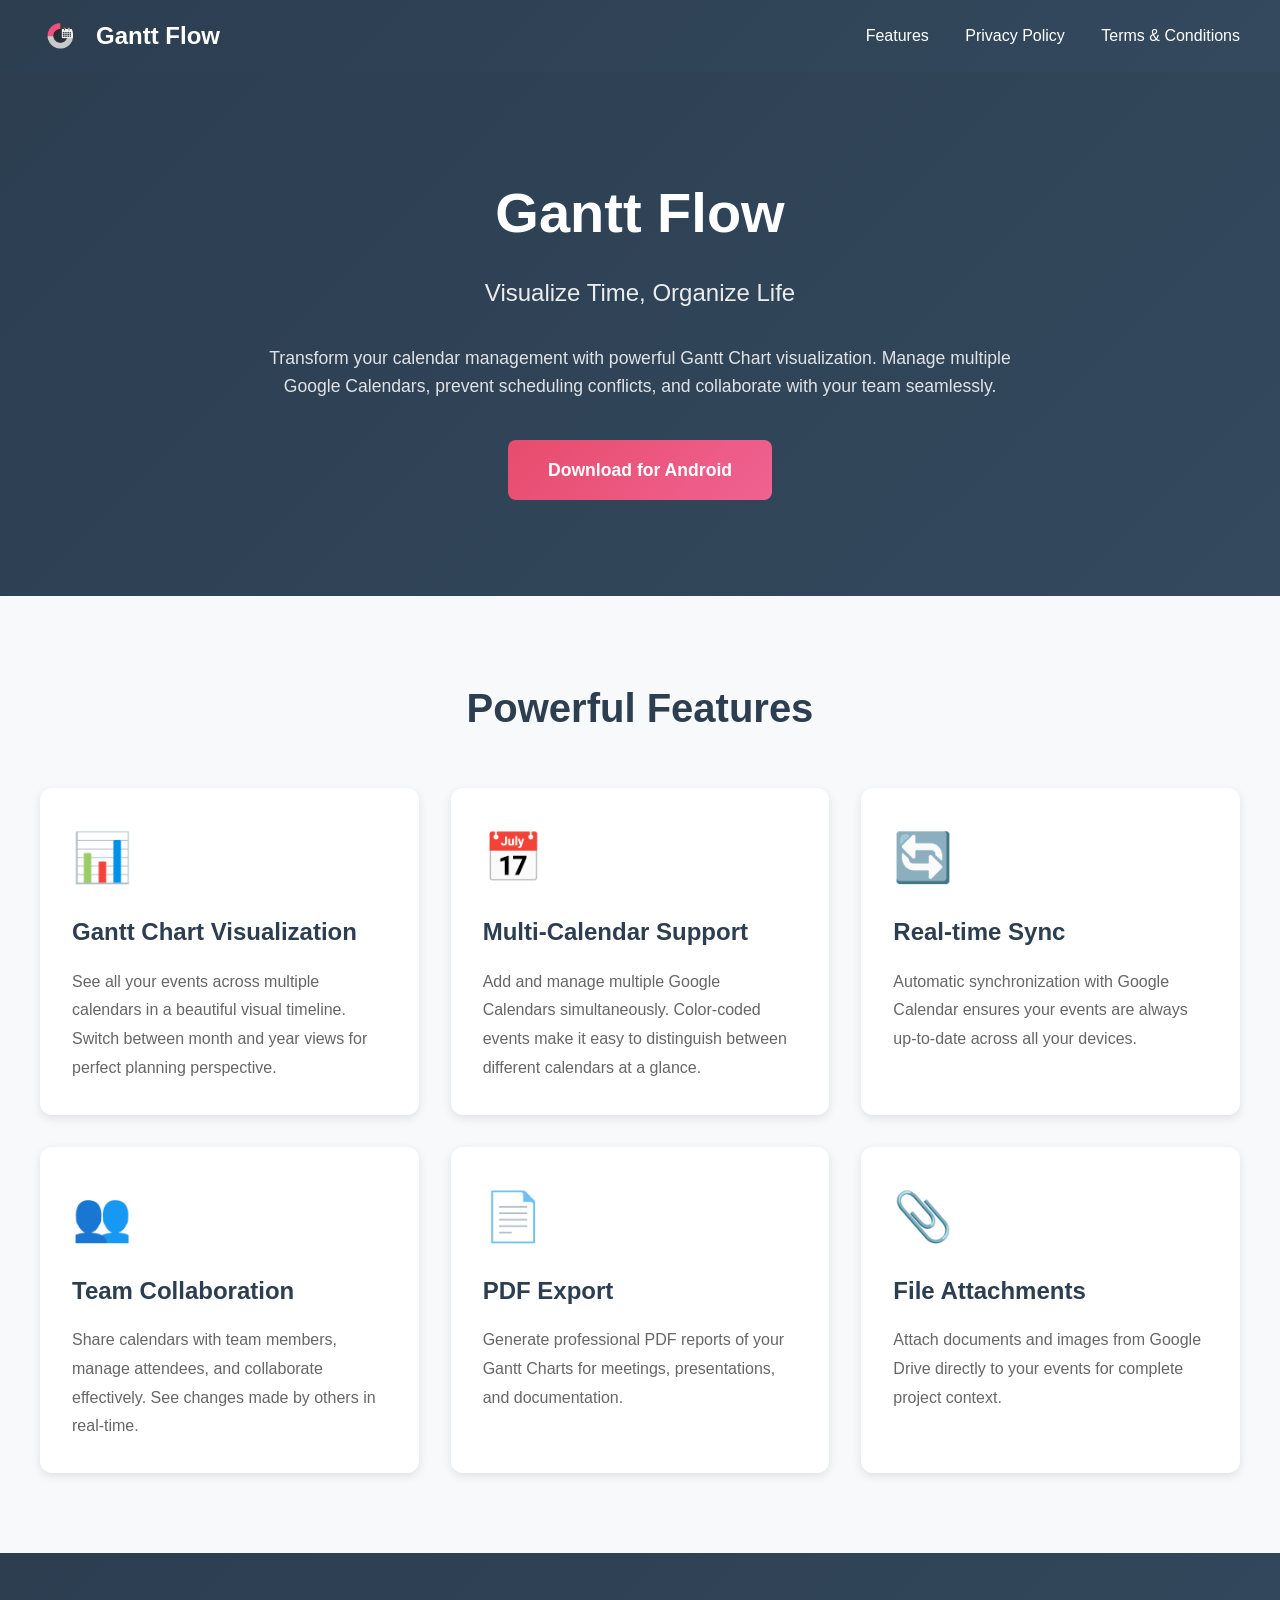
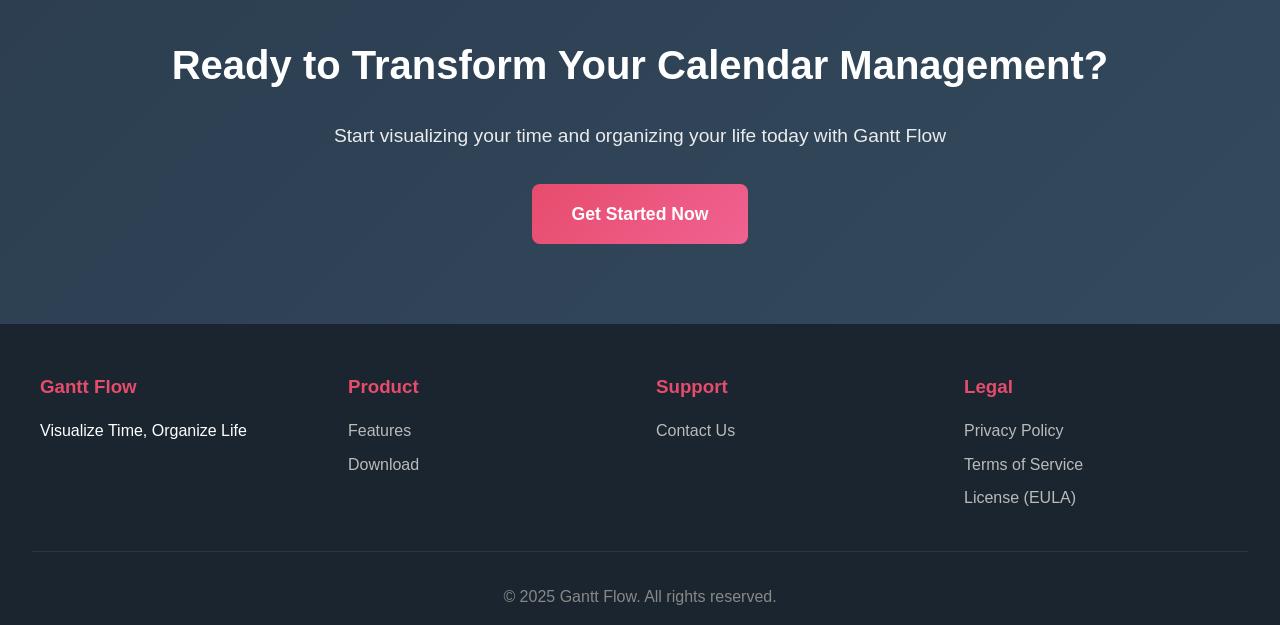
<file: docs/index.html>
<!DOCTYPE html>
<html lang="en">
<head>
    <meta charset="UTF-8">
    <meta name="viewport" content="width=device-width, initial-scale=1.0">
    <title>Gantt Flow - Visualize Time, Organize Life</title>
    <style>
        * {
            margin: 0;
            padding: 0;
            box-sizing: border-box;
        }

        body {
            font-family: -apple-system, BlinkMacSystemFont, 'Segoe UI', Roboto, Oxygen, Ubuntu, Cantarell, sans-serif;
            line-height: 1.6;
            color: #333;
        }

        .header {
            background: linear-gradient(135deg, #2c3e50 0%, #34495e 100%);
            color: white;
            padding: 1rem 2rem;
            box-shadow: 0 2px 10px rgba(0,0,0,0.1);
        }

        .nav {
            max-width: 1200px;
            margin: 0 auto;
            display: flex;
            justify-content: space-between;
            align-items: center;
        }

        .logo {
            display: flex;
            align-items: center;
            gap: 1rem;
            font-size: 1.5rem;
            font-weight: bold;
        }

        .logo-icon {
            width: 40px;
            height: 40px;
        }

        .nav-links a {
            color: white;
            text-decoration: none;
            margin-left: 2rem;
            transition: opacity 0.3s;
        }

        .nav-links a:hover {
            opacity: 0.8;
        }

        .hero {
            background: linear-gradient(135deg, #2c3e50 0%, #34495e 100%);
            color: white;
            padding: 6rem 2rem;
            text-align: center;
        }

        .hero-content {
            max-width: 800px;
            margin: 0 auto;
        }

        .hero h1 {
            font-size: 3.5rem;
            margin-bottom: 1rem;
            font-weight: 700;
        }

        .hero .tagline {
            font-size: 1.5rem;
            margin-bottom: 2rem;
            opacity: 0.9;
        }

        .hero p {
            font-size: 1.1rem;
            margin-bottom: 2.5rem;
            opacity: 0.85;
        }

        .cta-buttons {
            display: flex;
            gap: 1rem;
            justify-content: center;
            flex-wrap: wrap;
        }

        .btn {
            padding: 1rem 2.5rem;
            font-size: 1.1rem;
            border: none;
            border-radius: 8px;
            cursor: pointer;
            text-decoration: none;
            display: inline-block;
            transition: transform 0.2s, box-shadow 0.2s;
            font-weight: 600;
        }

        .btn:hover {
            transform: translateY(-2px);
            box-shadow: 0 5px 15px rgba(0,0,0,0.2);
        }

        .btn-primary {
            background: linear-gradient(135deg, #e74c6c 0%, #f06292 100%);
            color: white;
        }

        .btn-secondary {
            background: white;
            color: #2c3e50;
        }

        .features {
            padding: 5rem 2rem;
            background: #f8f9fa;
        }

        .container {
            max-width: 1200px;
            margin: 0 auto;
        }

        .section-title {
            text-align: center;
            font-size: 2.5rem;
            margin-bottom: 3rem;
            color: #2c3e50;
        }

        .features-grid {
            display: grid;
            grid-template-columns: repeat(auto-fit, minmax(300px, 1fr));
            gap: 2rem;
        }

        .feature-card {
            background: white;
            padding: 2rem;
            border-radius: 12px;
            box-shadow: 0 3px 10px rgba(0,0,0,0.1);
            transition: transform 0.3s;
        }

        .feature-card:hover {
            transform: translateY(-5px);
        }

        .feature-icon {
            font-size: 3rem;
            margin-bottom: 1rem;
        }

        .feature-card h3 {
            font-size: 1.5rem;
            margin-bottom: 1rem;
            color: #2c3e50;
        }

        .feature-card p {
            color: #666;
            line-height: 1.8;
        }

        .benefits {
            padding: 5rem 2rem;
            background: white;
        }

        .benefits-grid {
            display: grid;
            grid-template-columns: repeat(auto-fit, minmax(250px, 1fr));
            gap: 2rem;
            margin-top: 2rem;
        }

        .benefit-item {
            text-align: center;
            padding: 1.5rem;
        }

        .benefit-item h4 {
            font-size: 1.3rem;
            margin-bottom: 0.5rem;
            color: #e74c6c;
        }

        .screenshots {
            padding: 5rem 2rem;
            background: #f8f9fa;
        }

        .screenshot-grid {
            display: grid;
            grid-template-columns: repeat(auto-fit, minmax(250px, 1fr));
            gap: 2rem;
            margin-top: 2rem;
        }

        .screenshot-item {
            background: white;
            padding: 1rem;
            border-radius: 12px;
            box-shadow: 0 3px 10px rgba(0,0,0,0.1);
            text-align: center;
        }

        .screenshot-placeholder {
            width: 100%;
            height: 400px;
            background: linear-gradient(135deg, #e74c6c 0%, #f06292 100%);
            border-radius: 8px;
            display: flex;
            align-items: center;
            justify-content: center;
            color: white;
            font-size: 3rem;
            margin-bottom: 1rem;
        }

        .cta-section {
            background: linear-gradient(135deg, #2c3e50 0%, #34495e 100%);
            color: white;
            padding: 5rem 2rem;
            text-align: center;
        }

        .cta-section h2 {
            font-size: 2.5rem;
            margin-bottom: 1.5rem;
        }

        .cta-section p {
            font-size: 1.2rem;
            margin-bottom: 2rem;
            opacity: 0.9;
        }

        .footer {
            background: #1a252f;
            color: white;
            padding: 3rem 2rem 1rem;
        }

        .footer-content {
            max-width: 1200px;
            margin: 0 auto;
            display: grid;
            grid-template-columns: repeat(auto-fit, minmax(250px, 1fr));
            gap: 2rem;
            margin-bottom: 2rem;
        }

        .footer-section h3 {
            margin-bottom: 1rem;
            color: #e74c6c;
        }

        .footer-section ul {
            list-style: none;
        }

        .footer-section ul li {
            margin-bottom: 0.5rem;
        }

        .footer-section a {
            color: #bbb;
            text-decoration: none;
            transition: color 0.3s;
        }

        .footer-section a:hover {
            color: #e74c6c;
        }

        .footer-bottom {
            text-align: center;
            padding-top: 2rem;
            border-top: 1px solid #333;
            color: #888;
        }

        @media (max-width: 768px) {
            .hero h1 {
                font-size: 2.5rem;
            }

            .hero .tagline {
                font-size: 1.2rem;
            }

            .nav-links {
                display: none;
            }

            .cta-buttons {
                flex-direction: column;
                align-items: center;
            }

            .btn {
                width: 100%;
                max-width: 300px;
            }
        }
    </style>
</head>
<body>
    <header class="header">
        <nav class="nav">
            <div class="logo">
                <img src="assets/ganttDarkTrans.png" alt="Gantt Flow Logo" class="logo-icon">
                <span>Gantt Flow</span>
            </div>
            <div class="nav-links">
                <a href="#features">Features</a>
                <a href="privacy-policy.html">Privacy Policy</a>
                <a href="terms.html">Terms & Conditions</a>
            </div>
        </nav>
    </header>

    <section class="hero">
        <div class="hero-content">
            <h1>Gantt Flow</h1>
            <p class="tagline">Visualize Time, Organize Life</p>
            <p>Transform your calendar management with powerful Gantt Chart visualization. Manage multiple Google Calendars, prevent scheduling conflicts, and collaborate with your team seamlessly.</p>
           <div class="cta-buttons">
                <a href="https://play.google.com/store/apps/details?id=com.thoughtsphere.gantt_flow" target="_blank" class="btn btn-primary">Download for Android</a>
            </div>
        </div>
    </section>

    <section class="features" id="features">
        <div class="container">
            <h2 class="section-title">Powerful Features</h2>
            <div class="features-grid">
                <div class="feature-card">
                    <div class="feature-icon">📊</div>
                    <h3>Gantt Chart Visualization</h3>
                    <p>See all your events across multiple calendars in a beautiful visual timeline. Switch between month and year views for perfect planning perspective.</p>
                </div>
                <div class="feature-card">
                    <div class="feature-icon">📅</div>
                    <h3>Multi-Calendar Support</h3>
                    <p>Add and manage multiple Google Calendars simultaneously. Color-coded events make it easy to distinguish between different calendars at a glance.</p>
                </div>
                <div class="feature-card">
                    <div class="feature-icon">🔄</div>
                    <h3>Real-time Sync</h3>
                    <p>Automatic synchronization with Google Calendar ensures your events are always up-to-date across all your devices.</p>
                </div>
                <div class="feature-card">
                    <div class="feature-icon">👥</div>
                    <h3>Team Collaboration</h3>
                    <p>Share calendars with team members, manage attendees, and collaborate effectively. See changes made by others in real-time.</p>
                </div>
                <div class="feature-card">
                    <div class="feature-icon">📄</div>
                    <h3>PDF Export</h3>
                    <p>Generate professional PDF reports of your Gantt Charts for meetings, presentations, and documentation.</p>
                </div>
                <div class="feature-card">
                    <div class="feature-icon">📎</div>
                    <h3>File Attachments</h3>
                    <p>Attach documents and images from Google Drive directly to your events for complete project context.</p>
                </div>
            </div>
        </div>
    </section>

    <section class="cta-section">
        <div class="container">
            <h2>Ready to Transform Your Calendar Management?</h2>
            <p>Start visualizing your time and organizing your life today with Gantt Flow</p>
            <div class="cta-buttons">
                <a href="#" class="btn btn-primary">Get Started Now</a>
            </div>
        </div>
    </section>

    <footer class="footer">
        <div class="footer-content">
            <div class="footer-section">
                <h3>Gantt Flow</h3>
                <p>Visualize Time, Organize Life</p>
            </div>
            <div class="footer-section">
                <h3>Product</h3>
                <ul>
                    <li><a href="#features">Features</a></li>
                    <li><a href="#">Download</a></li>
                </ul>
            </div>
            <div class="footer-section">
                <h3>Support</h3>
                <ul>
                    <li><a href="#">Contact Us</a></li>
                </ul>
            </div>
            <div class="footer-section">
                <h3>Legal</h3>
                <ul>
                    <li><a href="privacy-policy.html">Privacy Policy</a></li>
                    <li><a href="terms.html">Terms of Service</a></li>
                    <li><a href="license.html">License (EULA)</a></li>
                </ul>
            </div>
        </div>
        <div class="footer-bottom">
            <p>&copy; 2025 Gantt Flow. All rights reserved.</p>
        </div>
    </footer>
</body>
</html>
</file>
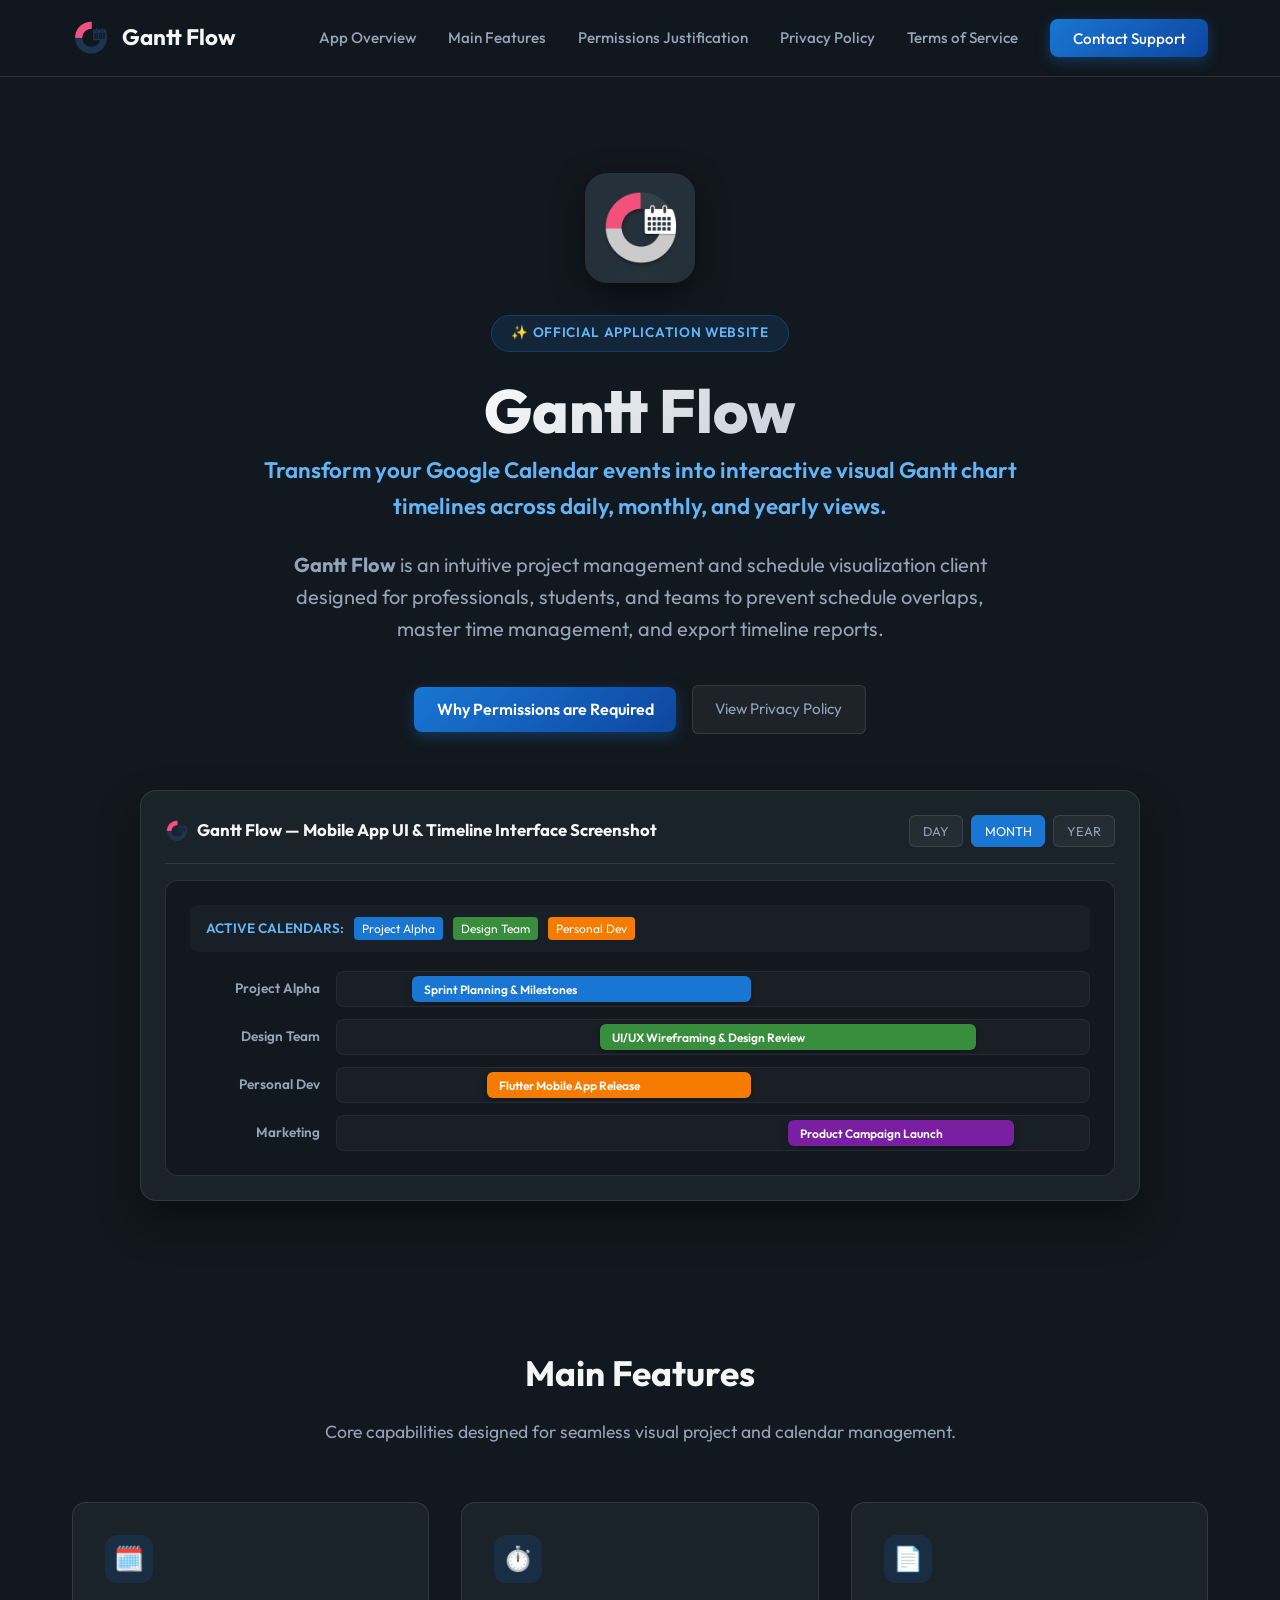
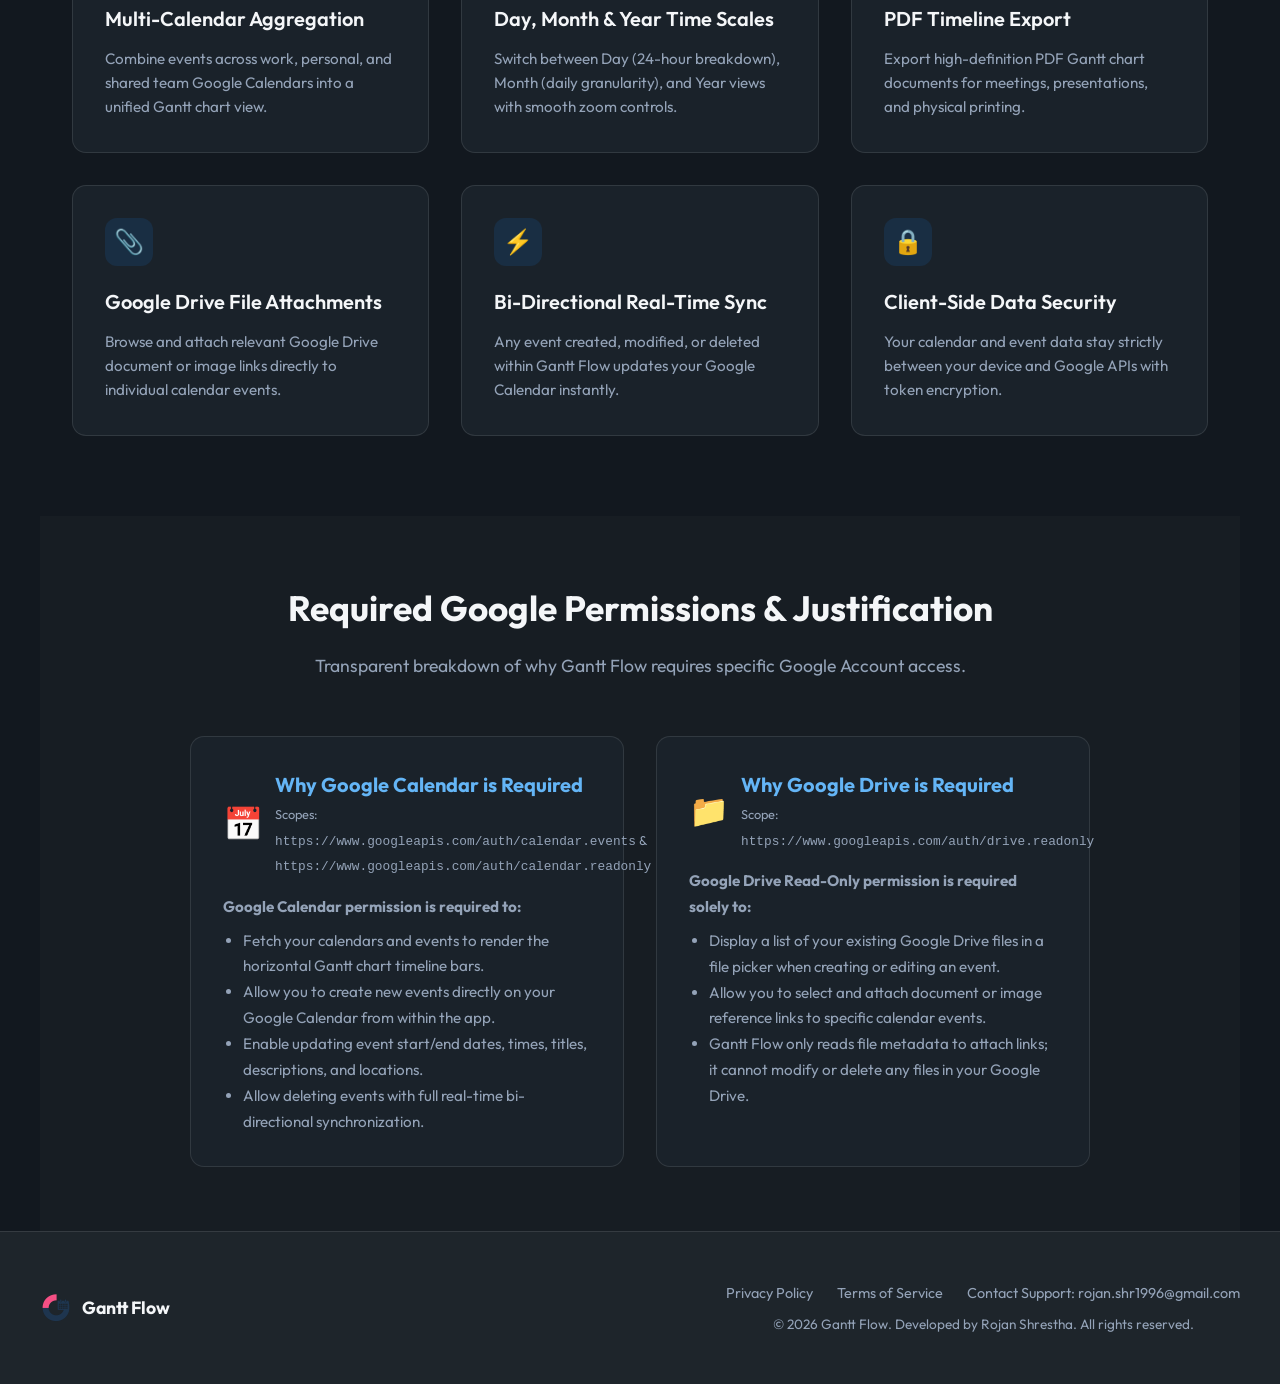
<file: public/index.html>
<!DOCTYPE html>
<html lang="en">
<head>
  <meta charset="UTF-8">
  <meta name="viewport" content="width=device-width, initial-scale=1.0">
  <title>Gantt Flow</title>
  <meta name="application-name" content="Gantt Flow">
  <meta property="og:title" content="Gantt Flow">
  <meta name="description" content="Transform your Google Calendar events into interactive visual Gantt chart timelines across daily, monthly, and yearly views.">
  <meta name="google-site-verification" content="9vTXYSY_K4XmJjd9Dfdrg7tdnhkeNyMYh7BexcRoHe4" />
  <link rel="icon" type="image/png" href="ganttLogoDark.png">
  <link rel="preconnect" href="https://fonts.googleapis.com">
  <link rel="preconnect" href="https://fonts.gstatic.com" crossorigin>
  <link href="https://fonts.googleapis.com/css2?family=Outfit:wght@400;500;600;700;800&display=swap" rel="stylesheet">
  <link rel="stylesheet" href="styles.css">
</head>
<body>

  <!-- Navigation -->
  <header>
    <div class="nav-container">
      <div class="logo">
        <img src="ganttLogoTrans.png" alt="Gantt Flow Logo" style="height: 38px; vertical-align: middle;">
        <span>Gantt Flow</span>
      </div>
      <ul class="nav-links">
        <li><a href="#overview">App Overview</a></li>
        <li><a href="#features">Main Features</a></li>
        <li><a href="#permissions">Permissions Justification</a></li>
        <li><a href="privacy.html">Privacy Policy</a></li>
        <li><a href="terms.html">Terms of Service</a></li>
        <li><a href="mailto:rojan.shr1996@gmail.com" class="cta-button">Contact Support</a></li>
      </ul>
    </div>
  </header>

  <!-- Hero Section -->
  <section class="hero">
    <div style="margin-bottom: 1.5rem;">
      <img src="ganttLogoDark.png" alt="Gantt Flow Official App Icon" style="width: 110px; height: 110px; border-radius: 22px; box-shadow: 0 10px 30px rgba(0,0,0,0.5);">
    </div>
    <span class="hero-tag">✨ Official Application Website</span>
    
    <!-- 1. App Name & 2. One-line description -->
    <h1 style="font-size: 3.8rem; margin-bottom: 0.5rem;">Gantt Flow</h1>
    <p style="font-size: 1.4rem; font-weight: 600; color: #64B5F6; max-width: 800px; margin: 0 auto 1.5rem;">
      Transform your Google Calendar events into interactive visual Gantt chart timelines across daily, monthly, and yearly views.
    </p>

    <p style="max-width: 750px; margin: 0 auto 2.5rem; color: var(--text-muted);">
      <strong>Gantt Flow</strong> is an intuitive project management and schedule visualization client designed for professionals, students, and teams to prevent schedule overlaps, master time management, and export timeline reports.
    </p>

    <div class="hero-actions">
      <a href="#permissions" class="cta-button">Why Permissions are Required</a>
      <a href="privacy.html" class="pill" style="padding: 0.7rem 1.4rem; font-size: 0.95rem;">View Privacy Policy</a>
    </div>

    <!-- 6. App Interface Screenshots & Interactive Demo -->
    <div class="gantt-preview-container" id="overview" style="margin-top: 3.5rem;">
      <div class="gantt-header">
        <div style="font-weight: 700; font-size: 1.05rem; color: var(--text-main); display: flex; align-items: center; gap: 8px;">
          <img src="ganttLogoTrans.png" alt="Gantt Flow" style="height: 24px;">
          <span>Gantt Flow — Mobile App UI & Timeline Interface Screenshot</span>
        </div>
        <div class="gantt-controls">
          <span class="pill">DAY</span>
          <span class="pill active">MONTH</span>
          <span class="pill">YEAR</span>
        </div>
      </div>

      <!-- App Interface Graphic / Visual Mockup -->
      <div style="background: #12181F; border-radius: 12px; padding: 1.5rem; border: 1px solid var(--border-color); text-align: left;">
        <div style="display: flex; gap: 10px; margin-bottom: 1.2rem; align-items: center; background: rgba(255,255,255,0.03); padding: 0.75rem 1rem; border-radius: 8px;">
          <span style="font-size: 0.85rem; color: #64B5F6; font-weight: 600;">ACTIVE CALENDARS:</span>
          <span style="background: #1976D2; padding: 2px 8px; border-radius: 4px; font-size: 0.75rem; color: white;">Project Alpha</span>
          <span style="background: #388E3C; padding: 2px 8px; border-radius: 4px; font-size: 0.75rem; color: white;">Design Team</span>
          <span style="background: #F57C00; padding: 2px 8px; border-radius: 4px; font-size: 0.75rem; color: white;">Personal Dev</span>
        </div>

        <div class="gantt-grid">
          <div class="gantt-row">
            <div class="cal-label">Project Alpha</div>
            <div class="timeline-track">
              <div class="bar bar-blue">Sprint Planning & Milestones</div>
            </div>
          </div>
          <div class="gantt-row">
            <div class="cal-label">Design Team</div>
            <div class="timeline-track">
              <div class="bar bar-green">UI/UX Wireframing & Design Review</div>
            </div>
          </div>
          <div class="gantt-row">
            <div class="cal-label">Personal Dev</div>
            <div class="timeline-track">
              <div class="bar bar-orange">Flutter Mobile App Release</div>
            </div>
          </div>
          <div class="gantt-row">
            <div class="cal-label">Marketing</div>
            <div class="timeline-track">
              <div class="bar bar-purple">Product Campaign Launch</div>
            </div>
          </div>
        </div>
      </div>
    </div>
  </section>

  <!-- 3. Main Features Section -->
  <section class="section" id="features">
    <h2 class="section-title">Main Features</h2>
    <p class="section-subtitle">Core capabilities designed for seamless visual project and calendar management.</p>

    <div class="features-grid">
      <div class="feature-card">
        <div class="feature-icon">🗓️</div>
        <h3>Multi-Calendar Aggregation</h3>
        <p>Combine events across work, personal, and shared team Google Calendars into a unified Gantt chart view.</p>
      </div>

      <div class="feature-card">
        <div class="feature-icon">⏱️</div>
        <h3>Day, Month & Year Time Scales</h3>
        <p>Switch between Day (24-hour breakdown), Month (daily granularity), and Year views with smooth zoom controls.</p>
      </div>

      <div class="feature-card">
        <div class="feature-icon">📄</div>
        <h3>PDF Timeline Export</h3>
        <p>Export high-definition PDF Gantt chart documents for meetings, presentations, and physical printing.</p>
      </div>

      <div class="feature-card">
        <div class="feature-icon">📎</div>
        <h3>Google Drive File Attachments</h3>
        <p>Browse and attach relevant Google Drive document or image links directly to individual calendar events.</p>
      </div>

      <div class="feature-card">
        <div class="feature-icon">⚡</div>
        <h3>Bi-Directional Real-Time Sync</h3>
        <p>Any event created, modified, or deleted within Gantt Flow updates your Google Calendar instantly.</p>
      </div>

      <div class="feature-card">
        <div class="feature-icon">🔒</div>
        <h3>Client-Side Data Security</h3>
        <p>Your calendar and event data stay strictly between your device and Google APIs with token encryption.</p>
      </div>
    </div>
  </section>

  <!-- 4. Why Google Calendar is required & 5. Why Google Drive is required -->
  <section class="section" id="permissions" style="background: rgba(255, 255, 255, 0.02); border-y: 1px solid var(--border-color); padding: 4rem 2rem;">
    <h2 class="section-title">Required Google Permissions & Justification</h2>
    <p class="section-subtitle">Transparent breakdown of why Gantt Flow requires specific Google Account access.</p>

    <div style="max-width: 900px; margin: 0 auto; display: grid; grid-template-columns: repeat(auto-fit, minmax(350px, 1fr)); gap: 2rem; text-align: left;">
      
      <!-- Calendar Requirement Box -->
      <div style="background: var(--bg-card); border: 1px solid var(--border-color); border-radius: 14px; padding: 2rem;">
        <div style="display: flex; align-items: center; gap: 12px; margin-bottom: 1rem;">
          <div style="font-size: 2rem;">📅</div>
          <div>
            <h3 style="font-size: 1.25rem; color: #64B5F6; margin: 0;">Why Google Calendar is Required</h3>
            <span style="font-size: 0.8rem; color: var(--text-muted);">Scopes: <code>https://www.googleapis.com/auth/calendar.events</code> &amp; <code>https://www.googleapis.com/auth/calendar.readonly</code></span>
          </div>
        </div>
        <p style="color: var(--text-muted); font-size: 0.95rem; line-height: 1.7;">
          <strong>Google Calendar permission is required to:</strong>
        </p>
        <ul style="color: var(--text-muted); padding-left: 1.25rem; font-size: 0.95rem; line-height: 1.7; margin-top: 0.5rem;">
          <li>Fetch your calendars and events to render the horizontal Gantt chart timeline bars.</li>
          <li>Allow you to create new events directly on your Google Calendar from within the app.</li>
          <li>Enable updating event start/end dates, times, titles, descriptions, and locations.</li>
          <li>Allow deleting events with full real-time bi-directional synchronization.</li>
        </ul>
      </div>

      <!-- Drive Requirement Box -->
      <div style="background: var(--bg-card); border: 1px solid var(--border-color); border-radius: 14px; padding: 2rem;">
        <div style="display: flex; align-items: center; gap: 12px; margin-bottom: 1rem;">
          <div style="font-size: 2rem;">📁</div>
          <div>
            <h3 style="font-size: 1.25rem; color: #64B5F6; margin: 0;">Why Google Drive is Required</h3>
            <span style="font-size: 0.8rem; color: var(--text-muted);">Scope: <code>https://www.googleapis.com/auth/drive.readonly</code></span>
          </div>
        </div>
        <p style="color: var(--text-muted); font-size: 0.95rem; line-height: 1.7;">
          <strong>Google Drive Read-Only permission is required solely to:</strong>
        </p>
        <ul style="color: var(--text-muted); padding-left: 1.25rem; font-size: 0.95rem; line-height: 1.7; margin-top: 0.5rem;">
          <li>Display a list of your existing Google Drive files in a file picker when creating or editing an event.</li>
          <li>Allow you to select and attach document or image reference links to specific calendar events.</li>
          <li>Gantt Flow only reads file metadata to attach links; it cannot modify or delete any files in your Google Drive.</li>
        </ul>
      </div>

    </div>
  </section>

  <!-- Footer with 7. Privacy Policy link, 8. Terms link, 9. Contact email -->
  <footer>
    <div class="footer-container">
      <div style="display: flex; align-items: center; gap: 10px;">
        <img src="ganttLogoTrans.png" alt="Gantt Flow Logo" style="height: 32px;">
        <span style="font-weight: 700; font-size: 1.1rem; color: var(--text-main);">Gantt Flow</span>
      </div>

      <div style="text-align: center;">
        <!-- 7. Privacy Policy link & 8. Terms of Service link -->
        <ul class="footer-links" style="margin-bottom: 0.5rem;">
          <li><a href="privacy.html">Privacy Policy</a></li>
          <li><a href="terms.html">Terms of Service</a></li>
          <!-- 9. Contact email -->
          <li><a href="mailto:rojan.shr1996@gmail.com">Contact Support: rojan.shr1996@gmail.com</a></li>
        </ul>
        <p class="copyright">© 2026 Gantt Flow. Developed by Rojan Shrestha. All rights reserved.</p>
      </div>
    </div>
  </footer>

</body>
</html>
</file>
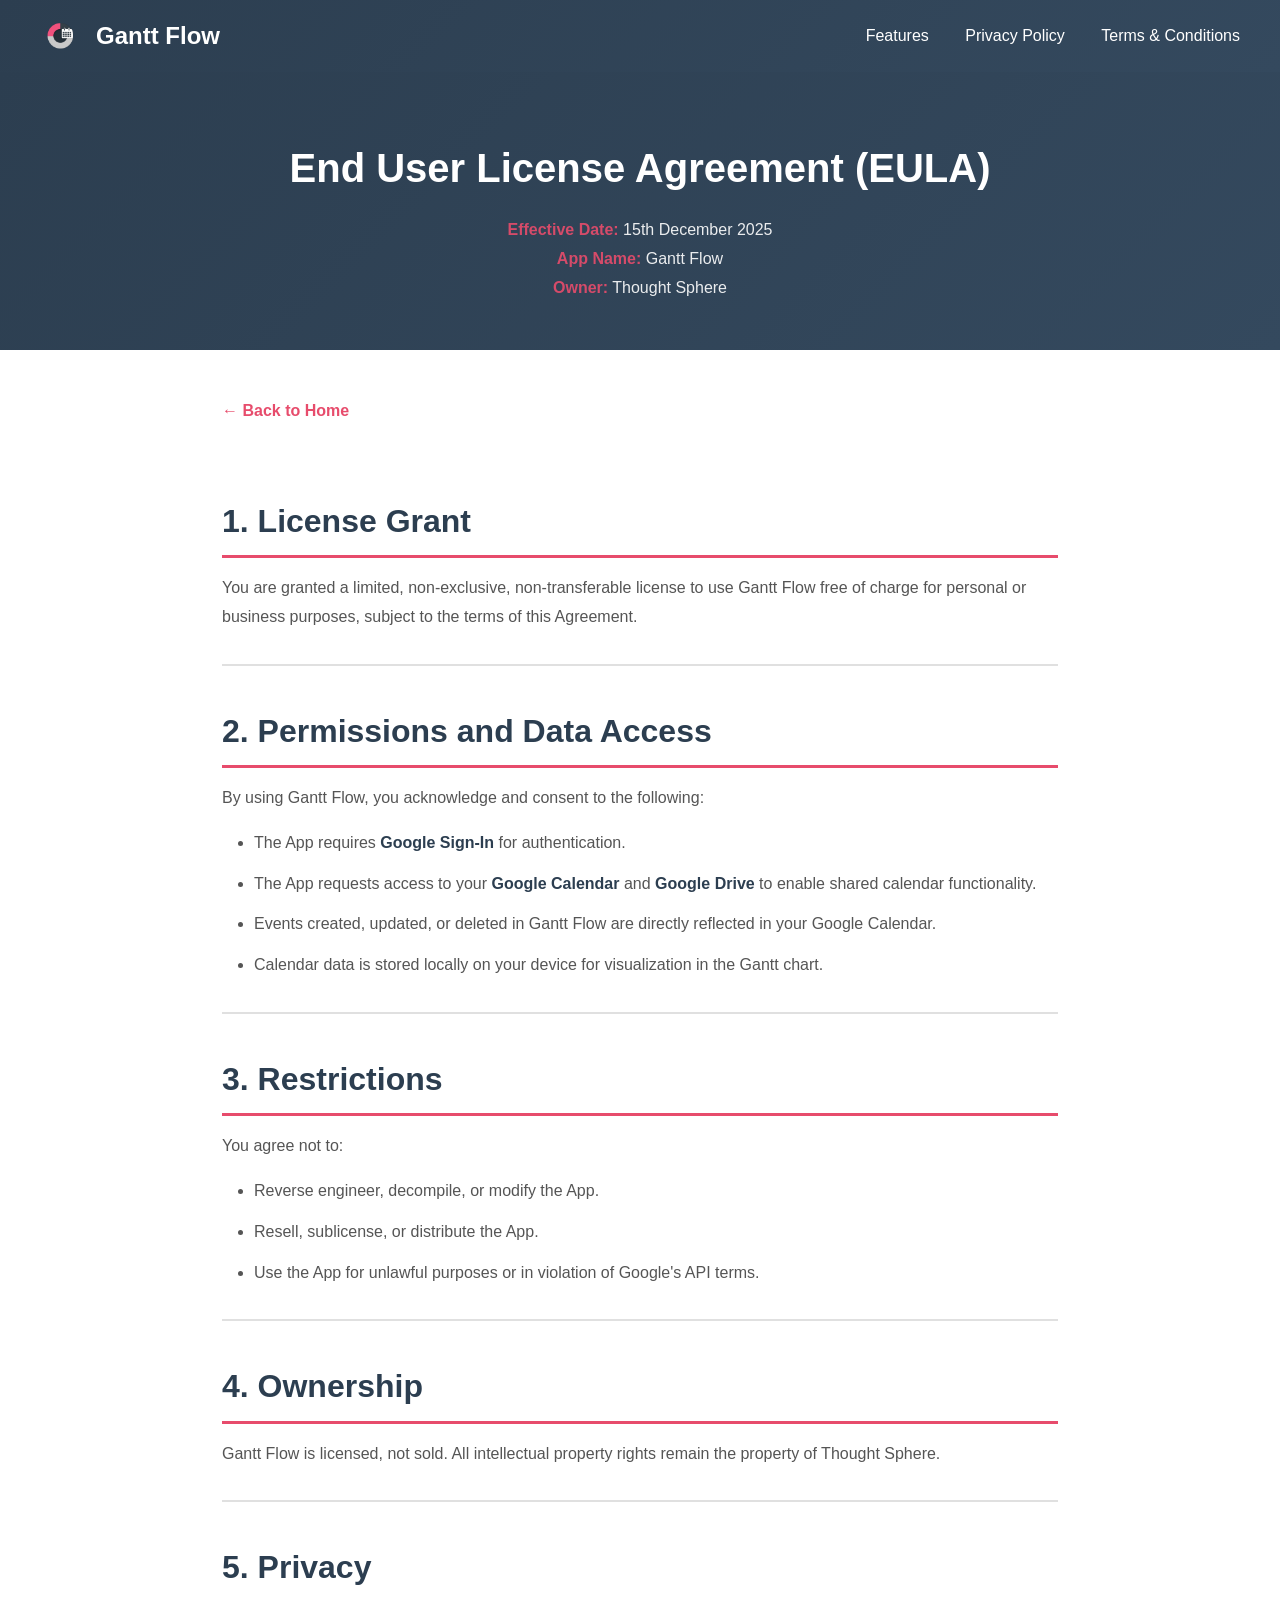
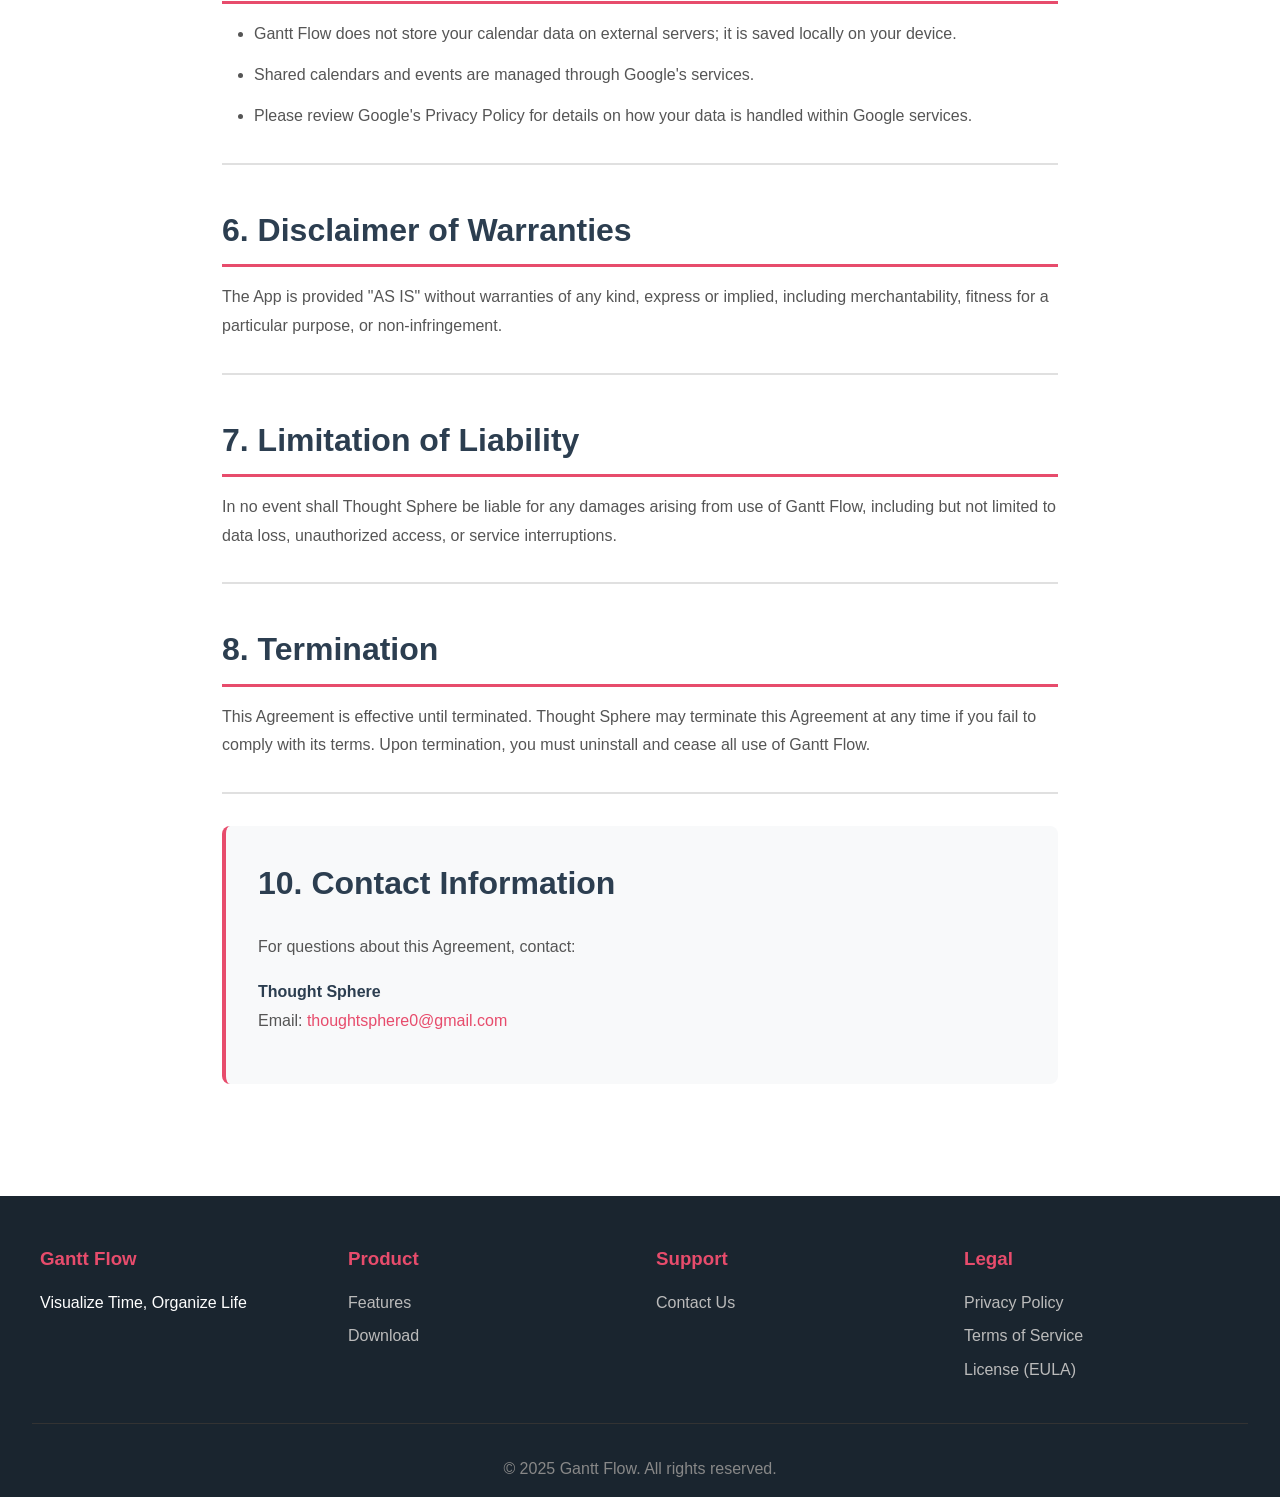
<file: docs/license.html>
<!DOCTYPE html>
<html lang="en">
<head>
    <meta charset="UTF-8">
    <meta name="viewport" content="width=device-width, initial-scale=1.0">
    <title>End User License Agreement - Gantt Flow</title>
    <style>
        * {
            margin: 0;
            padding: 0;
            box-sizing: border-box;
        }

        body {
            font-family: -apple-system, BlinkMacSystemFont, 'Segoe UI', Roboto, Oxygen, Ubuntu, Cantarell, sans-serif;
            line-height: 1.6;
            color: #333;
        }

        .header {
            background: linear-gradient(135deg, #2c3e50 0%, #34495e 100%);
            color: white;
            padding: 1rem 2rem;
            box-shadow: 0 2px 10px rgba(0,0,0,0.1);
        }

        .nav {
            max-width: 1200px;
            margin: 0 auto;
            display: flex;
            justify-content: space-between;
            align-items: center;
        }

        .logo {
            display: flex;
            align-items: center;
            gap: 1rem;
            font-size: 1.5rem;
            font-weight: bold;
            text-decoration: none;
            color: white;
        }

        .logo-icon {
            width: 40px;
            height: 40px;
        }

        .nav-links a {
            color: white;
            text-decoration: none;
            margin-left: 2rem;
            transition: opacity 0.3s;
        }

        .nav-links a:hover {
            opacity: 0.8;
        }

        .page-header {
            background: linear-gradient(135deg, #2c3e50 0%, #34495e 100%);
            color: white;
            padding: 4rem 2rem 3rem;
            text-align: center;
        }

        .page-header h1 {
            font-size: 2.5rem;
            margin-bottom: 1rem;
        }

        .page-header .meta-info {
            font-size: 1rem;
            opacity: 0.9;
            line-height: 1.8;
        }

        .page-header .meta-info strong {
            color: #e74c6c;
        }

        .content {
            max-width: 900px;
            margin: 0 auto;
            padding: 3rem 2rem;
        }

        .content h2 {
            color: #2c3e50;
            font-size: 2rem;
            margin-top: 2.5rem;
            margin-bottom: 1rem;
            padding-bottom: 0.5rem;
            border-bottom: 3px solid #e74c6c;
        }

        .content h3 {
            color: #34495e;
            font-size: 1.5rem;
            margin-top: 2rem;
            margin-bottom: 0.75rem;
        }

        .content p {
            margin-bottom: 1rem;
            line-height: 1.8;
            color: #555;
        }

        .content ul {
            margin-bottom: 1.5rem;
            padding-left: 2rem;
        }

        .content li {
            margin-bottom: 0.75rem;
            line-height: 1.8;
            color: #555;
        }

        .content strong {
            color: #2c3e50;
            font-weight: 600;
        }

        .content a {
            color: #e74c6c;
            text-decoration: none;
            transition: opacity 0.3s;
        }

        .content a:hover {
            opacity: 0.7;
            text-decoration: underline;
        }

        .section-divider {
            border: none;
            border-top: 2px solid #e0e0e0;
            margin: 2rem 0;
        }

        .contact-box {
            background: #f8f9fa;
            padding: 2rem;
            border-radius: 8px;
            margin-top: 2rem;
            border-left: 4px solid #e74c6c;
        }

        .contact-box h2 {
            margin-top: 0;
            border-bottom: none;
        }

        .back-link {
            display: inline-flex;
            align-items: center;
            gap: 0.5rem;
            color: #e74c6c;
            text-decoration: none;
            font-weight: 600;
            margin-bottom: 2rem;
            transition: gap 0.3s;
        }

        .back-link:hover {
            gap: 0.75rem;
        }

        .footer {
            background: #1a252f;
            color: white;
            padding: 3rem 2rem 1rem;
            margin-top: 4rem;
        }

        .footer-content {
            max-width: 1200px;
            margin: 0 auto;
            display: grid;
            grid-template-columns: repeat(auto-fit, minmax(250px, 1fr));
            gap: 2rem;
            margin-bottom: 2rem;
        }

        .footer-section h3 {
            margin-bottom: 1rem;
            color: #e74c6c;
        }

        .footer-section ul {
            list-style: none;
        }

        .footer-section ul li {
            margin-bottom: 0.5rem;
        }

        .footer-section a {
            color: #bbb;
            text-decoration: none;
            transition: color 0.3s;
        }

        .footer-section a:hover {
            color: #e74c6c;
        }

        .footer-bottom {
            text-align: center;
            padding-top: 2rem;
            border-top: 1px solid #333;
            color: #888;
        }

        @media (max-width: 768px) {
            .page-header h1 {
                font-size: 2rem;
            }

            .nav-links {
                display: none;
            }

            .content {
                padding: 2rem 1.5rem;
            }

            .content h2 {
                font-size: 1.75rem;
            }

            .content h3 {
                font-size: 1.25rem;
            }
        }
    </style>
</head>
<body>
    <header class="header">
        <nav class="nav">
            <a href="index.html" class="logo">
                <img src="assets/ganttDarkTrans.png" alt="Gantt Flow Logo" class="logo-icon">
                <span>Gantt Flow</span>
            </a>
            <div class="nav-links">
                <a href="index.html#features">Features</a>
                <a href="privacy-policy.html">Privacy Policy</a>
                <a href="terms.html">Terms & Conditions</a>
            </div>
        </nav>
    </header>

    <div class="page-header">
        <h1>End User License Agreement (EULA)</h1>
        <div class="meta-info">
            <p><strong>Effective Date:</strong> 15th December 2025</p>
            <p><strong>App Name:</strong> Gantt Flow</p>
            <p><strong>Owner:</strong> Thought Sphere</p>
        </div>
    </div>

    <div class="content">
        <a href="index.html" class="back-link">← Back to Home</a>

        <h2>1. License Grant</h2>
        <p>You are granted a limited, non-exclusive, non-transferable license to use Gantt Flow free of charge for personal or business purposes, subject to the terms of this Agreement.</p>

        <hr class="section-divider">

        <h2>2. Permissions and Data Access</h2>
        <p>By using Gantt Flow, you acknowledge and consent to the following:</p>
        <ul>
            <li>The App requires <strong>Google Sign-In</strong> for authentication.</li>
            <li>The App requests access to your <strong>Google Calendar</strong> and <strong>Google Drive</strong> to enable shared calendar functionality.</li>
            <li>Events created, updated, or deleted in Gantt Flow are directly reflected in your Google Calendar.</li>
            <li>Calendar data is stored locally on your device for visualization in the Gantt chart.</li>
        </ul>

        <hr class="section-divider">

        <h2>3. Restrictions</h2>
        <p>You agree not to:</p>
        <ul>
            <li>Reverse engineer, decompile, or modify the App.</li>
            <li>Resell, sublicense, or distribute the App.</li>
            <li>Use the App for unlawful purposes or in violation of Google's API terms.</li>
        </ul>

        <hr class="section-divider">

        <h2>4. Ownership</h2>
        <p>Gantt Flow is licensed, not sold. All intellectual property rights remain the property of Thought Sphere.</p>

        <hr class="section-divider">

        <h2>5. Privacy</h2>
        <ul>
            <li>Gantt Flow does not store your calendar data on external servers; it is saved locally on your device.</li>
            <li>Shared calendars and events are managed through Google's services.</li>
            <li>Please review Google's Privacy Policy for details on how your data is handled within Google services.</li>
        </ul>

        <hr class="section-divider">

        <h2>6. Disclaimer of Warranties</h2>
        <p>The App is provided "AS IS" without warranties of any kind, express or implied, including merchantability, fitness for a particular purpose, or non-infringement.</p>

        <hr class="section-divider">

        <h2>7. Limitation of Liability</h2>
        <p>In no event shall Thought Sphere be liable for any damages arising from use of Gantt Flow, including but not limited to data loss, unauthorized access, or service interruptions.</p>

        <hr class="section-divider">

        <h2>8. Termination</h2>
        <p>This Agreement is effective until terminated. Thought Sphere may terminate this Agreement at any time if you fail to comply with its terms. Upon termination, you must uninstall and cease all use of Gantt Flow.</p>

        <hr class="section-divider">

        <div class="contact-box">
            <h2>10. Contact Information</h2>
            <p>For questions about this Agreement, contact:</p>
            <p>
                <strong>Thought Sphere</strong><br>
                Email: <a href="mailto:thoughtsphere0@gmail.com">thoughtsphere0@gmail.com</a>
            </p>
        </div>
    </div>

    <footer class="footer">
        <div class="footer-content">
            <div class="footer-section">
                <h3>Gantt Flow</h3>
                <p>Visualize Time, Organize Life</p>
            </div>
            <div class="footer-section">
                <h3>Product</h3>
                <ul>
                    <li><a href="index.html#features">Features</a></li>
                    <li><a href="https://play.google.com/store/apps/details?id=com.thoughtsphere.gantt_flow" target="_blank">Download</a></li>
                </ul>
            </div>
            <div class="footer-section">
                <h3>Support</h3>
                <ul>
                    <li><a href="mailto:thoughtsphere0@gmail.com">Contact Us</a></li>
                </ul>
            </div>
            <div class="footer-section">
                <h3>Legal</h3>
                <ul>
                    <li><a href="privacy-policy.html">Privacy Policy</a></li>
                    <li><a href="terms.html">Terms of Service</a></li>
                    <li><a href="license.html">License (EULA)</a></li>
                </ul>
            </div>
        </div>
        <div class="footer-bottom">
            <p>&copy; 2025 Gantt Flow. All rights reserved.</p>
        </div>
    </footer>
</body>
</html>
</file>
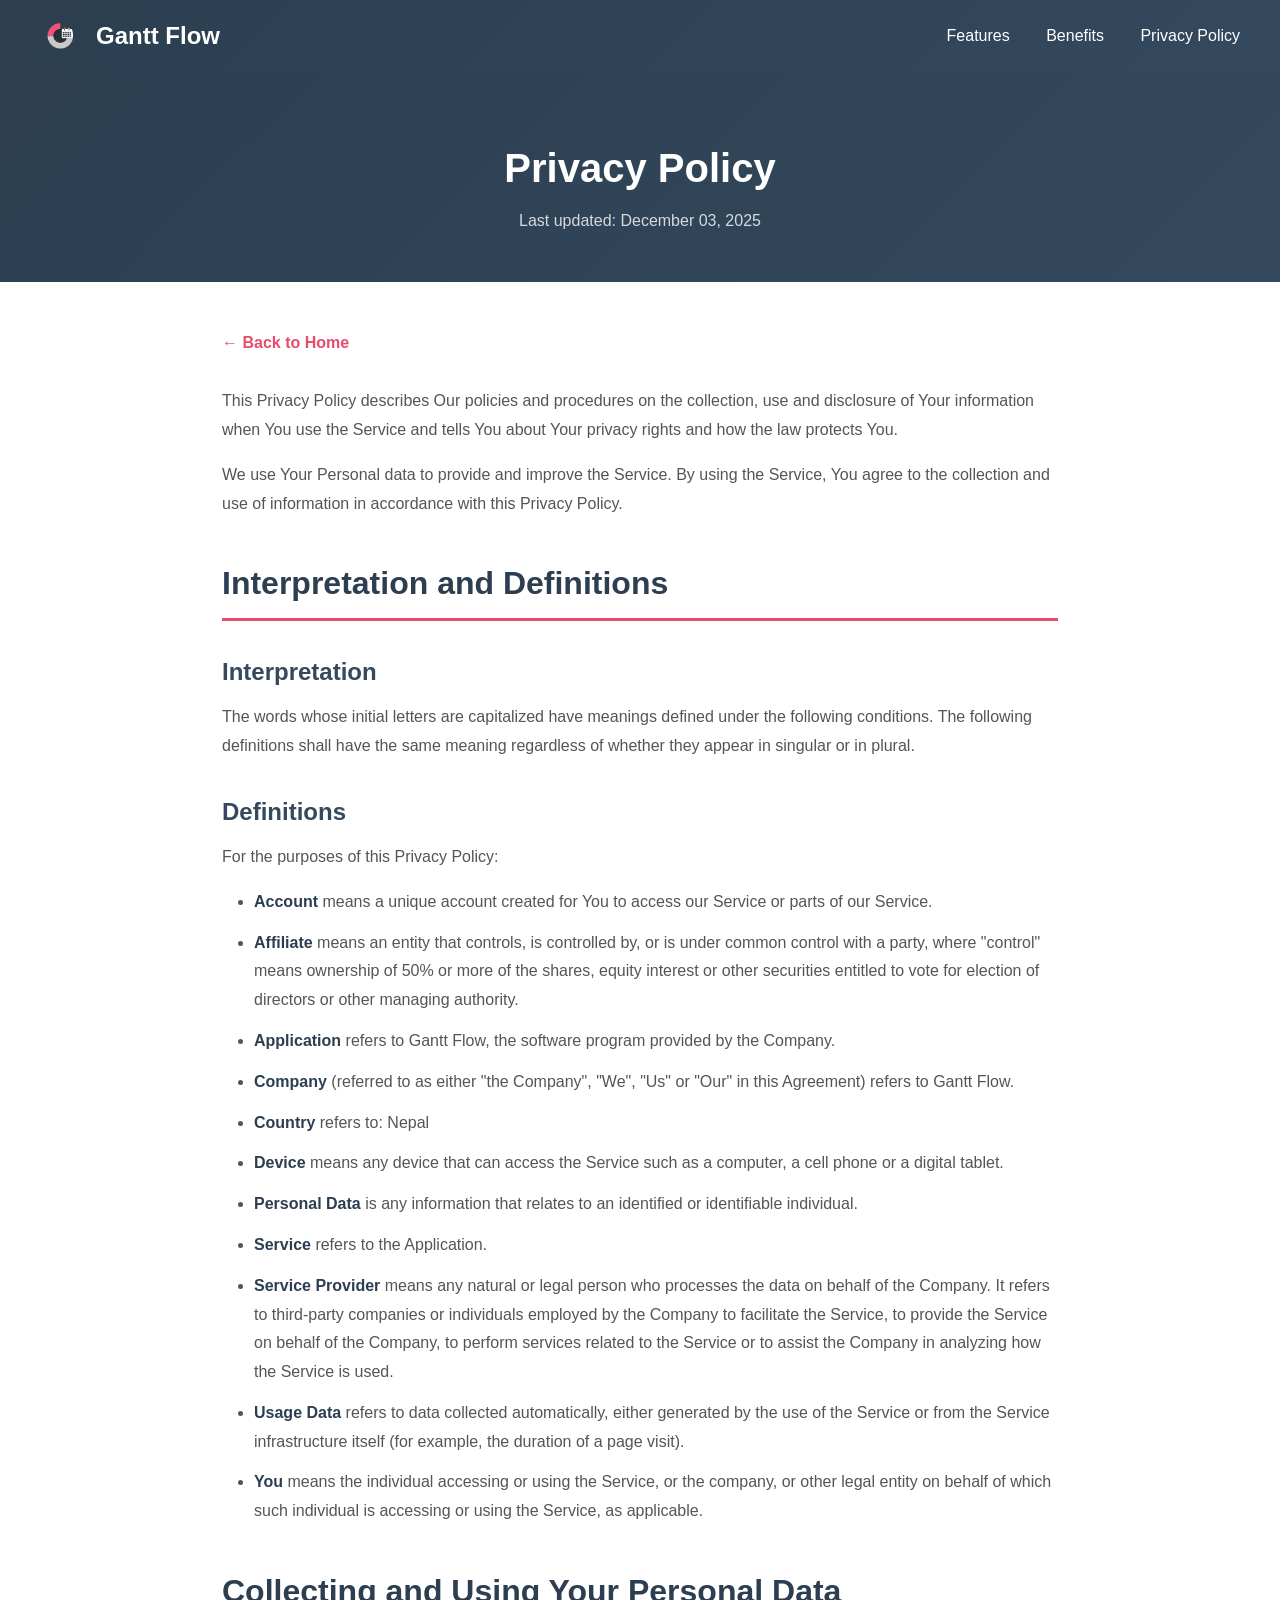
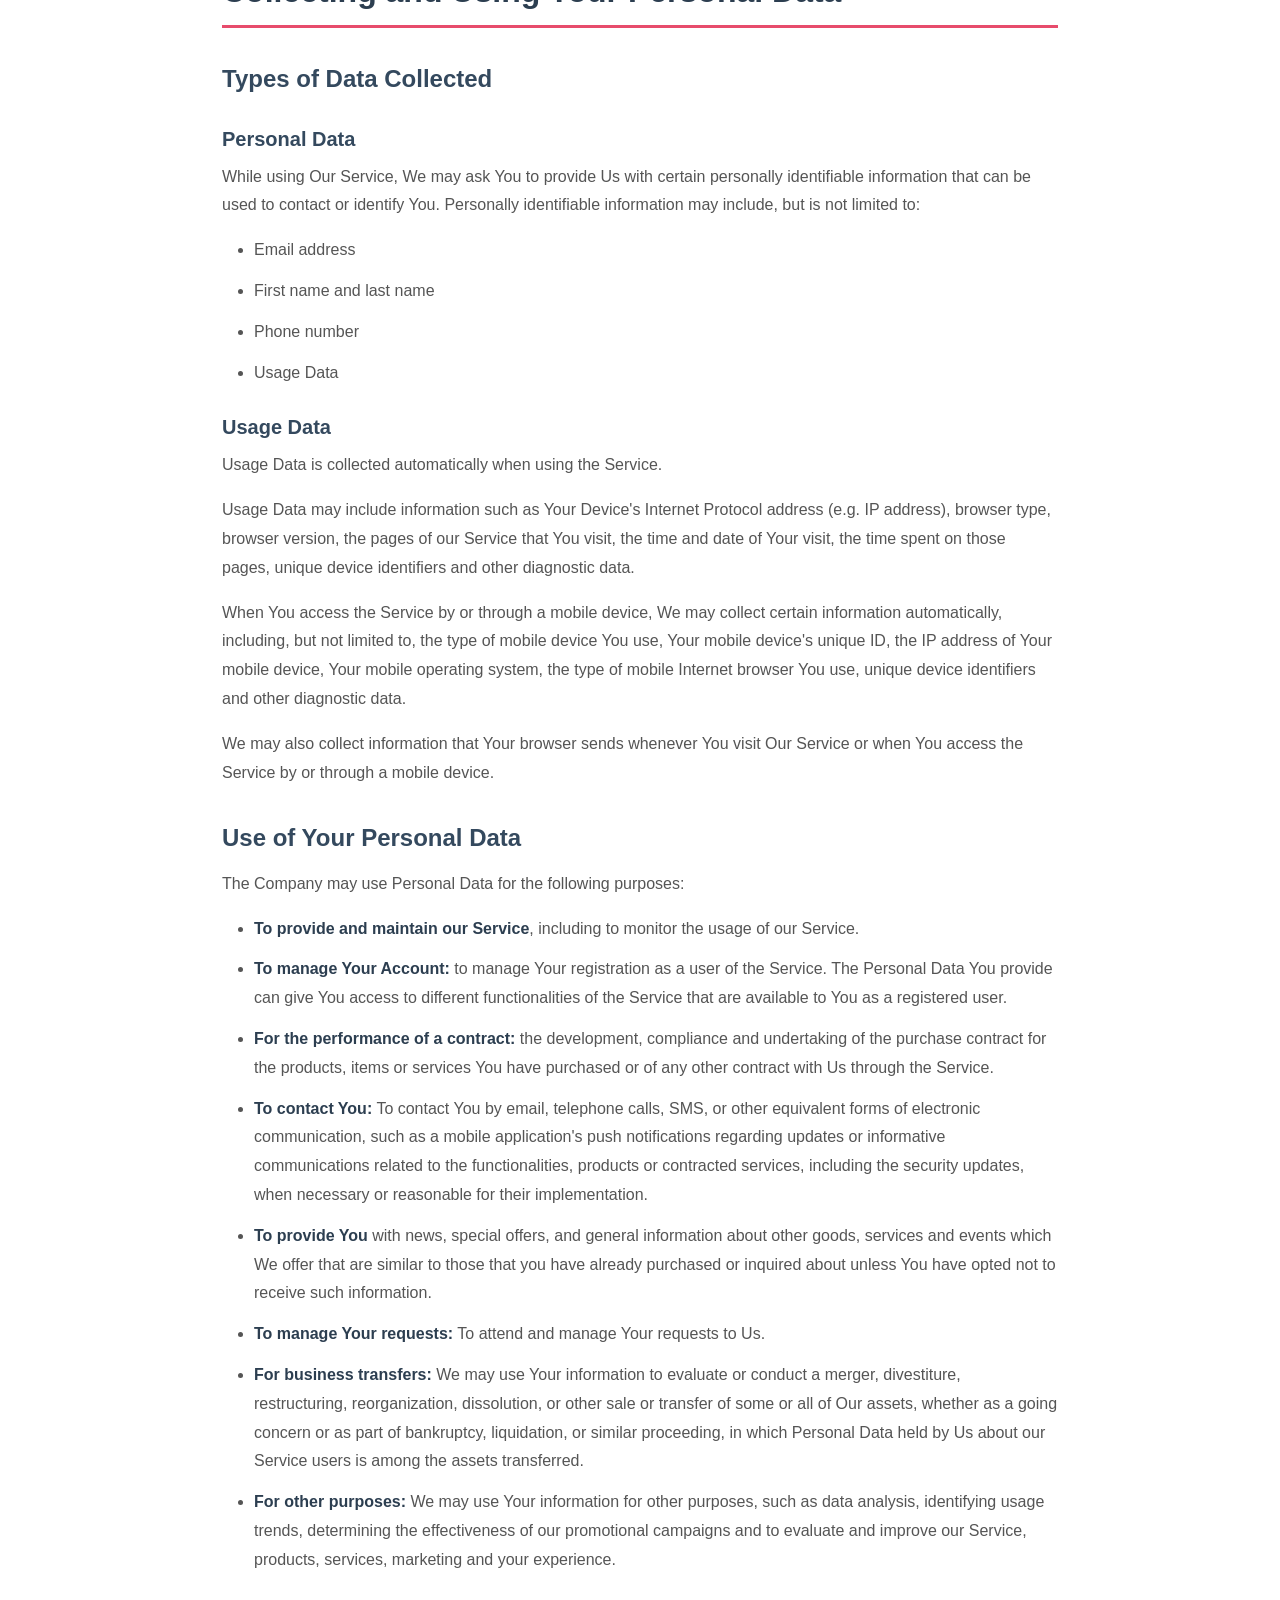
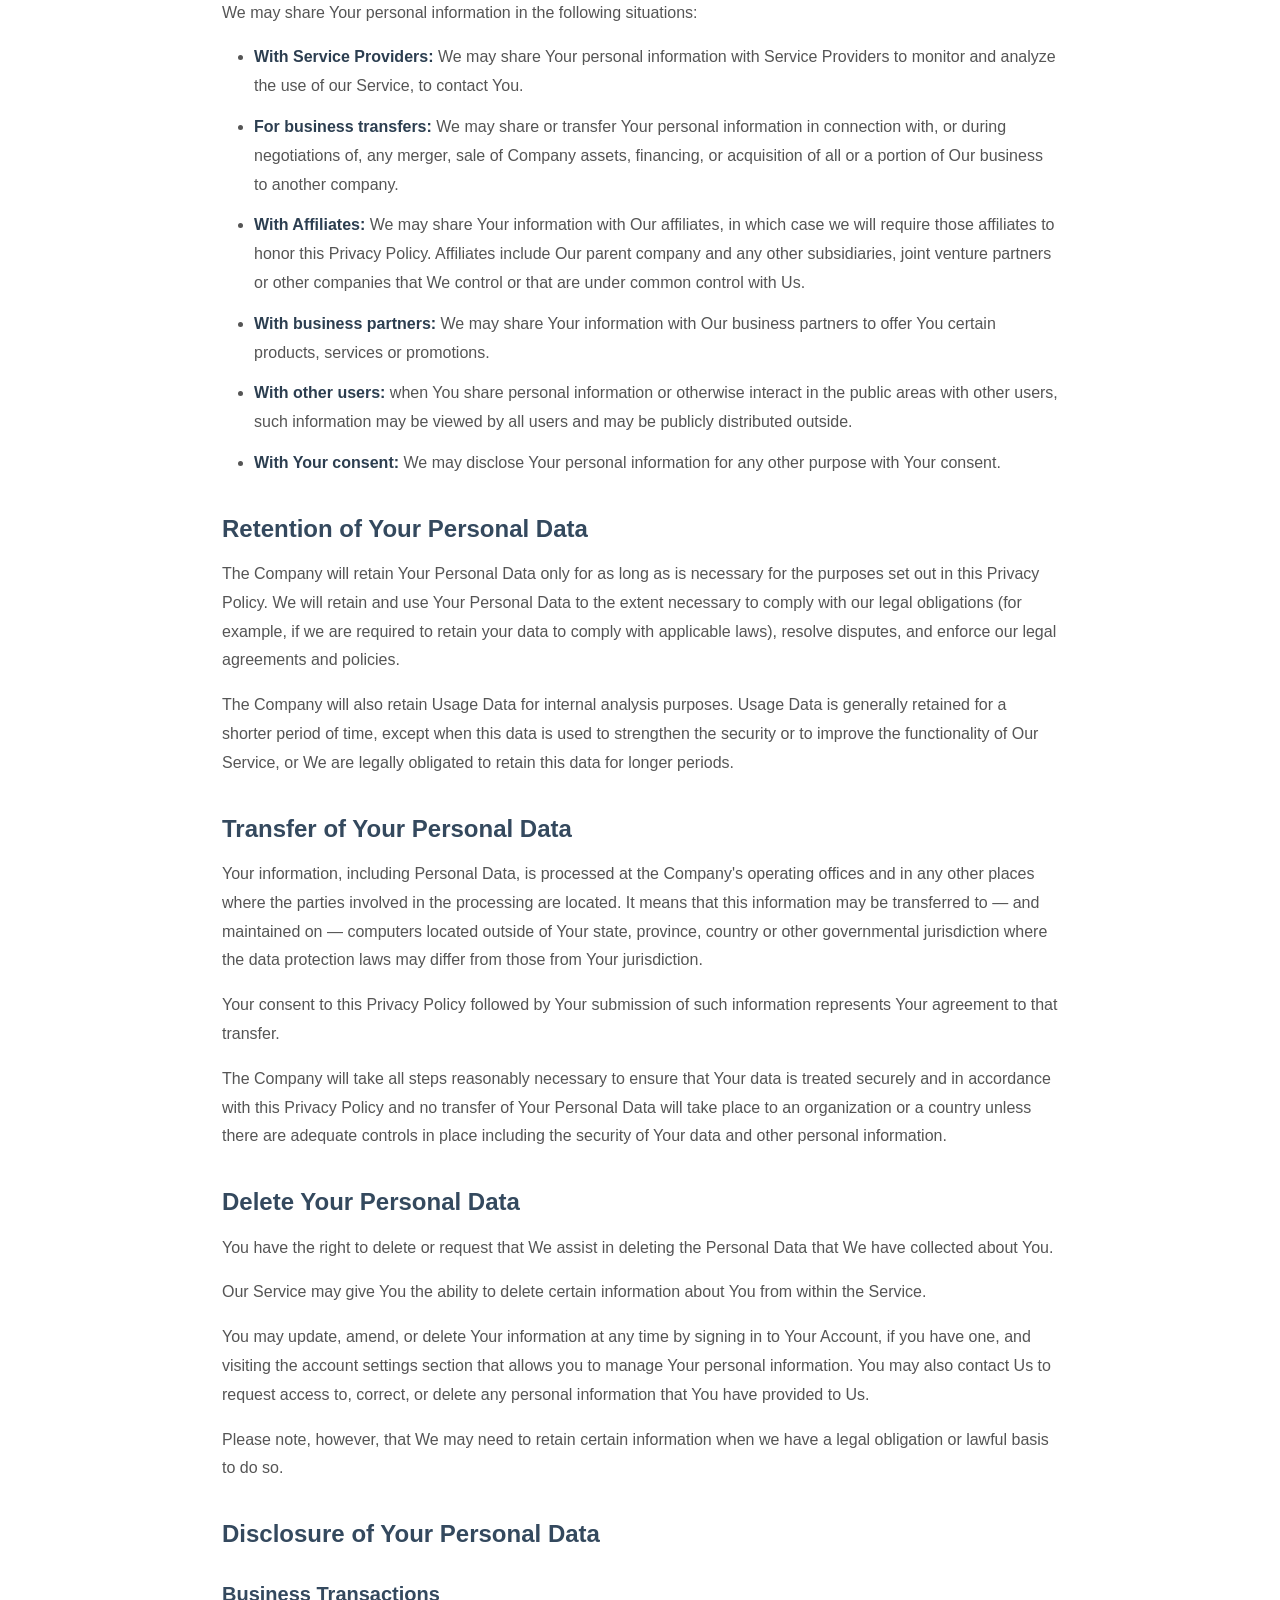
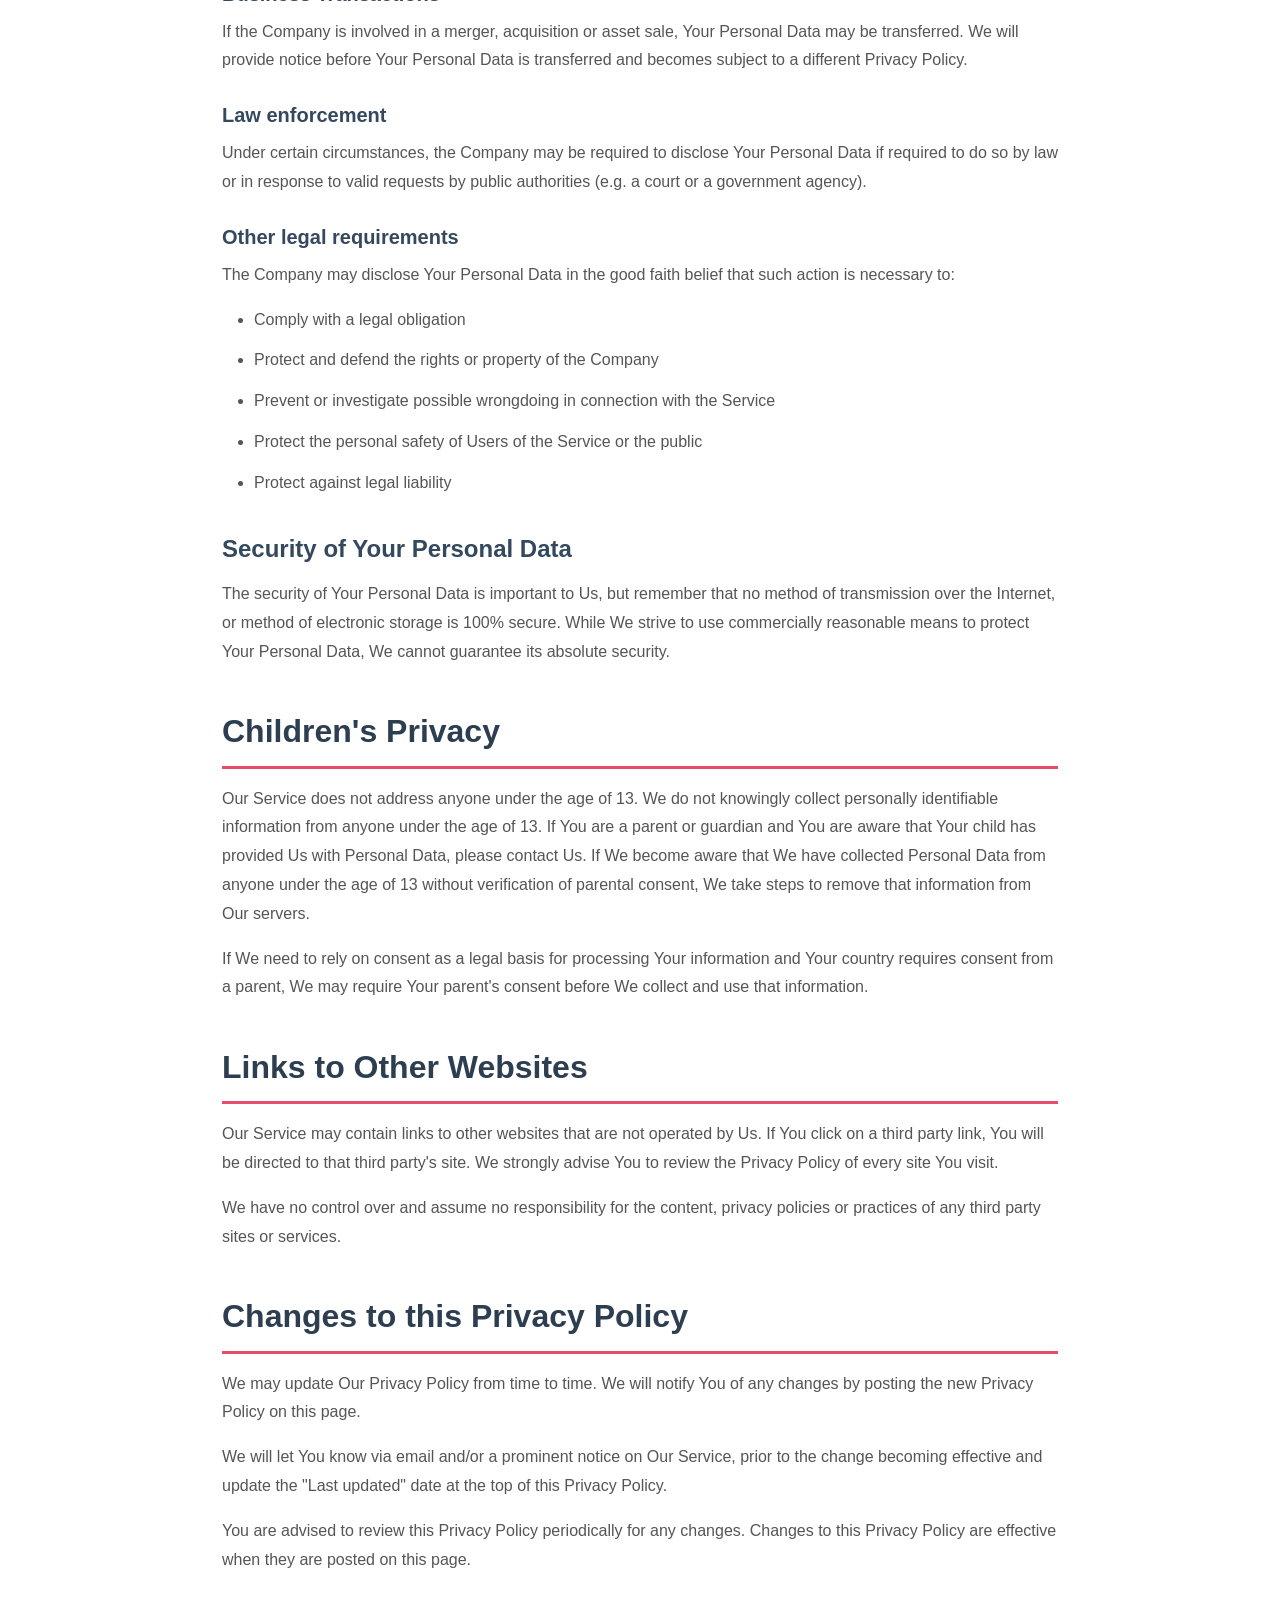
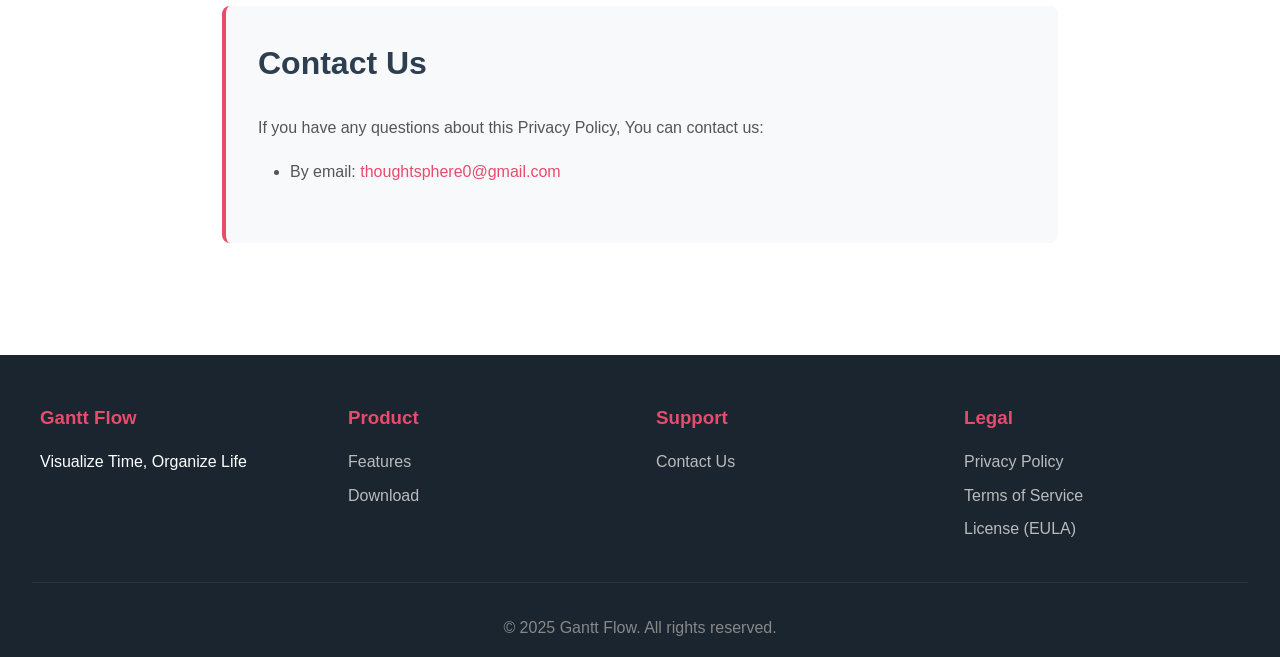
<file: docs/privacy-policy.html>
<!DOCTYPE html>
<html lang="en">
<head>
    <meta charset="UTF-8">
    <meta name="viewport" content="width=device-width, initial-scale=1.0">
    <title>Privacy Policy - Gantt Flow</title>
    <style>
        * {
            margin: 0;
            padding: 0;
            box-sizing: border-box;
        }

        body {
            font-family: -apple-system, BlinkMacSystemFont, 'Segoe UI', Roboto, Oxygen, Ubuntu, Cantarell, sans-serif;
            line-height: 1.6;
            color: #333;
        }

        .header {
            background: linear-gradient(135deg, #2c3e50 0%, #34495e 100%);
            color: white;
            padding: 1rem 2rem;
            box-shadow: 0 2px 10px rgba(0,0,0,0.1);
        }

        .nav {
            max-width: 1200px;
            margin: 0 auto;
            display: flex;
            justify-content: space-between;
            align-items: center;
        }

        .logo {
            display: flex;
            align-items: center;
            gap: 1rem;
            font-size: 1.5rem;
            font-weight: bold;
            text-decoration: none;
            color: white;
        }

        .logo-icon {
            width: 40px;
            height: 40px;
        }

        .nav-links a {
            color: white;
            text-decoration: none;
            margin-left: 2rem;
            transition: opacity 0.3s;
        }

        .nav-links a:hover {
            opacity: 0.8;
        }

        .page-header {
            background: linear-gradient(135deg, #2c3e50 0%, #34495e 100%);
            color: white;
            padding: 4rem 2rem 3rem;
            text-align: center;
        }

        .page-header h1 {
            font-size: 2.5rem;
            margin-bottom: 0.5rem;
        }

        .page-header .last-updated {
            font-size: 1rem;
            opacity: 0.8;
        }

        .content {
            max-width: 900px;
            margin: 0 auto;
            padding: 3rem 2rem;
        }

        .content h2 {
            color: #2c3e50;
            font-size: 2rem;
            margin-top: 2.5rem;
            margin-bottom: 1rem;
            padding-bottom: 0.5rem;
            border-bottom: 3px solid #e74c6c;
        }

        .content h3 {
            color: #34495e;
            font-size: 1.5rem;
            margin-top: 2rem;
            margin-bottom: 0.75rem;
        }

        .content h4 {
            color: #34495e;
            font-size: 1.25rem;
            margin-top: 1.5rem;
            margin-bottom: 0.5rem;
        }

        .content p {
            margin-bottom: 1rem;
            line-height: 1.8;
            color: #555;
        }

        .content ul {
            margin-bottom: 1.5rem;
            padding-left: 2rem;
        }

        .content li {
            margin-bottom: 0.75rem;
            line-height: 1.8;
            color: #555;
        }

        .content strong {
            color: #2c3e50;
            font-weight: 600;
        }

        .content a {
            color: #e74c6c;
            text-decoration: none;
            transition: opacity 0.3s;
        }

        .content a:hover {
            opacity: 0.7;
            text-decoration: underline;
        }

        .contact-box {
            background: #f8f9fa;
            padding: 2rem;
            border-radius: 8px;
            margin-top: 2rem;
            border-left: 4px solid #e74c6c;
        }

        .contact-box h2 {
            margin-top: 0;
            border-bottom: none;
        }

        .back-link {
            display: inline-flex;
            align-items: center;
            gap: 0.5rem;
            color: #e74c6c;
            text-decoration: none;
            font-weight: 600;
            margin-bottom: 2rem;
            transition: gap 0.3s;
        }

        .back-link:hover {
            gap: 0.75rem;
        }

        .footer {
            background: #1a252f;
            color: white;
            padding: 3rem 2rem 1rem;
            margin-top: 4rem;
        }

        .footer-content {
            max-width: 1200px;
            margin: 0 auto;
            display: grid;
            grid-template-columns: repeat(auto-fit, minmax(250px, 1fr));
            gap: 2rem;
            margin-bottom: 2rem;
        }

        .footer-section h3 {
            margin-bottom: 1rem;
            color: #e74c6c;
        }

        .footer-section ul {
            list-style: none;
        }

        .footer-section ul li {
            margin-bottom: 0.5rem;
        }

        .footer-section a {
            color: #bbb;
            text-decoration: none;
            transition: color 0.3s;
        }

        .footer-section a:hover {
            color: #e74c6c;
        }

        .footer-bottom {
            text-align: center;
            padding-top: 2rem;
            border-top: 1px solid #333;
            color: #888;
        }

        @media (max-width: 768px) {
            .page-header h1 {
                font-size: 2rem;
            }

            .nav-links {
                display: none;
            }

            .content {
                padding: 2rem 1.5rem;
            }

            .content h2 {
                font-size: 1.75rem;
            }

            .content h3 {
                font-size: 1.25rem;
            }
        }
    </style>
</head>
<body>
    <header class="header">
        <nav class="nav">
            <a href="index.html" class="logo">
                <img src="assets/ganttDarkTrans.png" alt="Gantt Flow Logo" class="logo-icon">
                <span>Gantt Flow</span>
            </a>
            <div class="nav-links">
                <a href="index.html#features">Features</a>
                <a href="index.html#benefits">Benefits</a>
                <a href="privacy-policy.html">Privacy Policy</a>
            </div>
        </nav>
    </header>

    <div class="page-header">
        <h1>Privacy Policy</h1>
        <p class="last-updated">Last updated: December 03, 2025</p>
    </div>

    <div class="content">
        <a href="index.html" class="back-link">← Back to Home</a>

        <p>This Privacy Policy describes Our policies and procedures on the collection, use and disclosure of Your information when You use the Service and tells You about Your privacy rights and how the law protects You.</p>
        <p>We use Your Personal data to provide and improve the Service. By using the Service, You agree to the collection and use of information in accordance with this Privacy Policy.</p>

        <h2>Interpretation and Definitions</h2>
        <h3>Interpretation</h3>
        <p>The words whose initial letters are capitalized have meanings defined under the following conditions. The following definitions shall have the same meaning regardless of whether they appear in singular or in plural.</p>

        <h3>Definitions</h3>
        <p>For the purposes of this Privacy Policy:</p>
        <ul>
            <li><strong>Account</strong> means a unique account created for You to access our Service or parts of our Service.</li>
            <li><strong>Affiliate</strong> means an entity that controls, is controlled by, or is under common control with a party, where "control" means ownership of 50% or more of the shares, equity interest or other securities entitled to vote for election of directors or other managing authority.</li>
            <li><strong>Application</strong> refers to Gantt Flow, the software program provided by the Company.</li>
            <li><strong>Company</strong> (referred to as either "the Company", "We", "Us" or "Our" in this Agreement) refers to Gantt Flow.</li>
            <li><strong>Country</strong> refers to: Nepal</li>
            <li><strong>Device</strong> means any device that can access the Service such as a computer, a cell phone or a digital tablet.</li>
            <li><strong>Personal Data</strong> is any information that relates to an identified or identifiable individual.</li>
            <li><strong>Service</strong> refers to the Application.</li>
            <li><strong>Service Provider</strong> means any natural or legal person who processes the data on behalf of the Company. It refers to third-party companies or individuals employed by the Company to facilitate the Service, to provide the Service on behalf of the Company, to perform services related to the Service or to assist the Company in analyzing how the Service is used.</li>
            <li><strong>Usage Data</strong> refers to data collected automatically, either generated by the use of the Service or from the Service infrastructure itself (for example, the duration of a page visit).</li>
            <li><strong>You</strong> means the individual accessing or using the Service, or the company, or other legal entity on behalf of which such individual is accessing or using the Service, as applicable.</li>
        </ul>

        <h2>Collecting and Using Your Personal Data</h2>
        <h3>Types of Data Collected</h3>
        <h4>Personal Data</h4>
        <p>While using Our Service, We may ask You to provide Us with certain personally identifiable information that can be used to contact or identify You. Personally identifiable information may include, but is not limited to:</p>
        <ul>
            <li>Email address</li>
            <li>First name and last name</li>
            <li>Phone number</li>
            <li>Usage Data</li>
        </ul>

        <h4>Usage Data</h4>
        <p>Usage Data is collected automatically when using the Service.</p>
        <p>Usage Data may include information such as Your Device's Internet Protocol address (e.g. IP address), browser type, browser version, the pages of our Service that You visit, the time and date of Your visit, the time spent on those pages, unique device identifiers and other diagnostic data.</p>
        <p>When You access the Service by or through a mobile device, We may collect certain information automatically, including, but not limited to, the type of mobile device You use, Your mobile device's unique ID, the IP address of Your mobile device, Your mobile operating system, the type of mobile Internet browser You use, unique device identifiers and other diagnostic data.</p>
        <p>We may also collect information that Your browser sends whenever You visit Our Service or when You access the Service by or through a mobile device.</p>

        <h3>Use of Your Personal Data</h3>
        <p>The Company may use Personal Data for the following purposes:</p>
        <ul>
            <li><strong>To provide and maintain our Service</strong>, including to monitor the usage of our Service.</li>
            <li><strong>To manage Your Account:</strong> to manage Your registration as a user of the Service. The Personal Data You provide can give You access to different functionalities of the Service that are available to You as a registered user.</li>
            <li><strong>For the performance of a contract:</strong> the development, compliance and undertaking of the purchase contract for the products, items or services You have purchased or of any other contract with Us through the Service.</li>
            <li><strong>To contact You:</strong> To contact You by email, telephone calls, SMS, or other equivalent forms of electronic communication, such as a mobile application's push notifications regarding updates or informative communications related to the functionalities, products or contracted services, including the security updates, when necessary or reasonable for their implementation.</li>
            <li><strong>To provide You</strong> with news, special offers, and general information about other goods, services and events which We offer that are similar to those that you have already purchased or inquired about unless You have opted not to receive such information.</li>
            <li><strong>To manage Your requests:</strong> To attend and manage Your requests to Us.</li>
            <li><strong>For business transfers:</strong> We may use Your information to evaluate or conduct a merger, divestiture, restructuring, reorganization, dissolution, or other sale or transfer of some or all of Our assets, whether as a going concern or as part of bankruptcy, liquidation, or similar proceeding, in which Personal Data held by Us about our Service users is among the assets transferred.</li>
            <li><strong>For other purposes:</strong> We may use Your information for other purposes, such as data analysis, identifying usage trends, determining the effectiveness of our promotional campaigns and to evaluate and improve our Service, products, services, marketing and your experience.</li>
        </ul>

        <p>We may share Your personal information in the following situations:</p>
        <ul>
            <li><strong>With Service Providers:</strong> We may share Your personal information with Service Providers to monitor and analyze the use of our Service, to contact You.</li>
            <li><strong>For business transfers:</strong> We may share or transfer Your personal information in connection with, or during negotiations of, any merger, sale of Company assets, financing, or acquisition of all or a portion of Our business to another company.</li>
            <li><strong>With Affiliates:</strong> We may share Your information with Our affiliates, in which case we will require those affiliates to honor this Privacy Policy. Affiliates include Our parent company and any other subsidiaries, joint venture partners or other companies that We control or that are under common control with Us.</li>
            <li><strong>With business partners:</strong> We may share Your information with Our business partners to offer You certain products, services or promotions.</li>
            <li><strong>With other users:</strong> when You share personal information or otherwise interact in the public areas with other users, such information may be viewed by all users and may be publicly distributed outside.</li>
            <li><strong>With Your consent:</strong> We may disclose Your personal information for any other purpose with Your consent.</li>
        </ul>

        <h3>Retention of Your Personal Data</h3>
        <p>The Company will retain Your Personal Data only for as long as is necessary for the purposes set out in this Privacy Policy. We will retain and use Your Personal Data to the extent necessary to comply with our legal obligations (for example, if we are required to retain your data to comply with applicable laws), resolve disputes, and enforce our legal agreements and policies.</p>
        <p>The Company will also retain Usage Data for internal analysis purposes. Usage Data is generally retained for a shorter period of time, except when this data is used to strengthen the security or to improve the functionality of Our Service, or We are legally obligated to retain this data for longer periods.</p>

        <h3>Transfer of Your Personal Data</h3>
        <p>Your information, including Personal Data, is processed at the Company's operating offices and in any other places where the parties involved in the processing are located. It means that this information may be transferred to — and maintained on — computers located outside of Your state, province, country or other governmental jurisdiction where the data protection laws may differ from those from Your jurisdiction.</p>
        <p>Your consent to this Privacy Policy followed by Your submission of such information represents Your agreement to that transfer.</p>
        <p>The Company will take all steps reasonably necessary to ensure that Your data is treated securely and in accordance with this Privacy Policy and no transfer of Your Personal Data will take place to an organization or a country unless there are adequate controls in place including the security of Your data and other personal information.</p>

        <h3>Delete Your Personal Data</h3>
        <p>You have the right to delete or request that We assist in deleting the Personal Data that We have collected about You.</p>
        <p>Our Service may give You the ability to delete certain information about You from within the Service.</p>
        <p>You may update, amend, or delete Your information at any time by signing in to Your Account, if you have one, and visiting the account settings section that allows you to manage Your personal information. You may also contact Us to request access to, correct, or delete any personal information that You have provided to Us.</p>
        <p>Please note, however, that We may need to retain certain information when we have a legal obligation or lawful basis to do so.</p>

        <h3>Disclosure of Your Personal Data</h3>
        <h4>Business Transactions</h4>
        <p>If the Company is involved in a merger, acquisition or asset sale, Your Personal Data may be transferred. We will provide notice before Your Personal Data is transferred and becomes subject to a different Privacy Policy.</p>

        <h4>Law enforcement</h4>
        <p>Under certain circumstances, the Company may be required to disclose Your Personal Data if required to do so by law or in response to valid requests by public authorities (e.g. a court or a government agency).</p>

        <h4>Other legal requirements</h4>
        <p>The Company may disclose Your Personal Data in the good faith belief that such action is necessary to:</p>
        <ul>
            <li>Comply with a legal obligation</li>
            <li>Protect and defend the rights or property of the Company</li>
            <li>Prevent or investigate possible wrongdoing in connection with the Service</li>
            <li>Protect the personal safety of Users of the Service or the public</li>
            <li>Protect against legal liability</li>
        </ul>

        <h3>Security of Your Personal Data</h3>
        <p>The security of Your Personal Data is important to Us, but remember that no method of transmission over the Internet, or method of electronic storage is 100% secure. While We strive to use commercially reasonable means to protect Your Personal Data, We cannot guarantee its absolute security.</p>

        <h2>Children's Privacy</h2>
        <p>Our Service does not address anyone under the age of 13. We do not knowingly collect personally identifiable information from anyone under the age of 13. If You are a parent or guardian and You are aware that Your child has provided Us with Personal Data, please contact Us. If We become aware that We have collected Personal Data from anyone under the age of 13 without verification of parental consent, We take steps to remove that information from Our servers.</p>
        <p>If We need to rely on consent as a legal basis for processing Your information and Your country requires consent from a parent, We may require Your parent's consent before We collect and use that information.</p>

        <h2>Links to Other Websites</h2>
        <p>Our Service may contain links to other websites that are not operated by Us. If You click on a third party link, You will be directed to that third party's site. We strongly advise You to review the Privacy Policy of every site You visit.</p>
        <p>We have no control over and assume no responsibility for the content, privacy policies or practices of any third party sites or services.</p>

        <h2>Changes to this Privacy Policy</h2>
        <p>We may update Our Privacy Policy from time to time. We will notify You of any changes by posting the new Privacy Policy on this page.</p>
        <p>We will let You know via email and/or a prominent notice on Our Service, prior to the change becoming effective and update the "Last updated" date at the top of this Privacy Policy.</p>
        <p>You are advised to review this Privacy Policy periodically for any changes. Changes to this Privacy Policy are effective when they are posted on this page.</p>

        <div class="contact-box">
            <h2>Contact Us</h2>
            <p>If you have any questions about this Privacy Policy, You can contact us:</p>
            <ul>
                <li>By email: <a href="mailto:thoughtsphere0@gmail.com">thoughtsphere0@gmail.com</a></li>
            </ul>
        </div>
    </div>

    <footer class="footer">
        <div class="footer-content">
            <div class="footer-section">
                <h3>Gantt Flow</h3>
                <p>Visualize Time, Organize Life</p>
            </div>
            <div class="footer-section">
                <h3>Product</h3>
                <ul>
                    <li><a href="index.html#features">Features</a></li>
                    <li><a href="https://play.google.com/store/apps/details?id=com.thoughtsphere.gantt_flow" target="_blank">Download</a></li>
                </ul>
            </div>
            <div class="footer-section">
                <h3>Support</h3>
                <ul>
                    <li><a href="mailto:thoughtsphere0@gmail.com">Contact Us</a></li>
                </ul>
            </div>
            <div class="footer-section">
                <h3>Legal</h3>
                <ul>
                    <li><a href="privacy-policy.html">Privacy Policy</a></li>
                    <li><a href="terms.html">Terms of Service</a></li>
                    <li><a href="license.html">License (EULA)</a></li>
                </ul>
            </div>
        </div>
        <div class="footer-bottom">
            <p>&copy; 2025 Gantt Flow. All rights reserved.</p>
        </div>
    </footer>
</body>
</html>
</file>
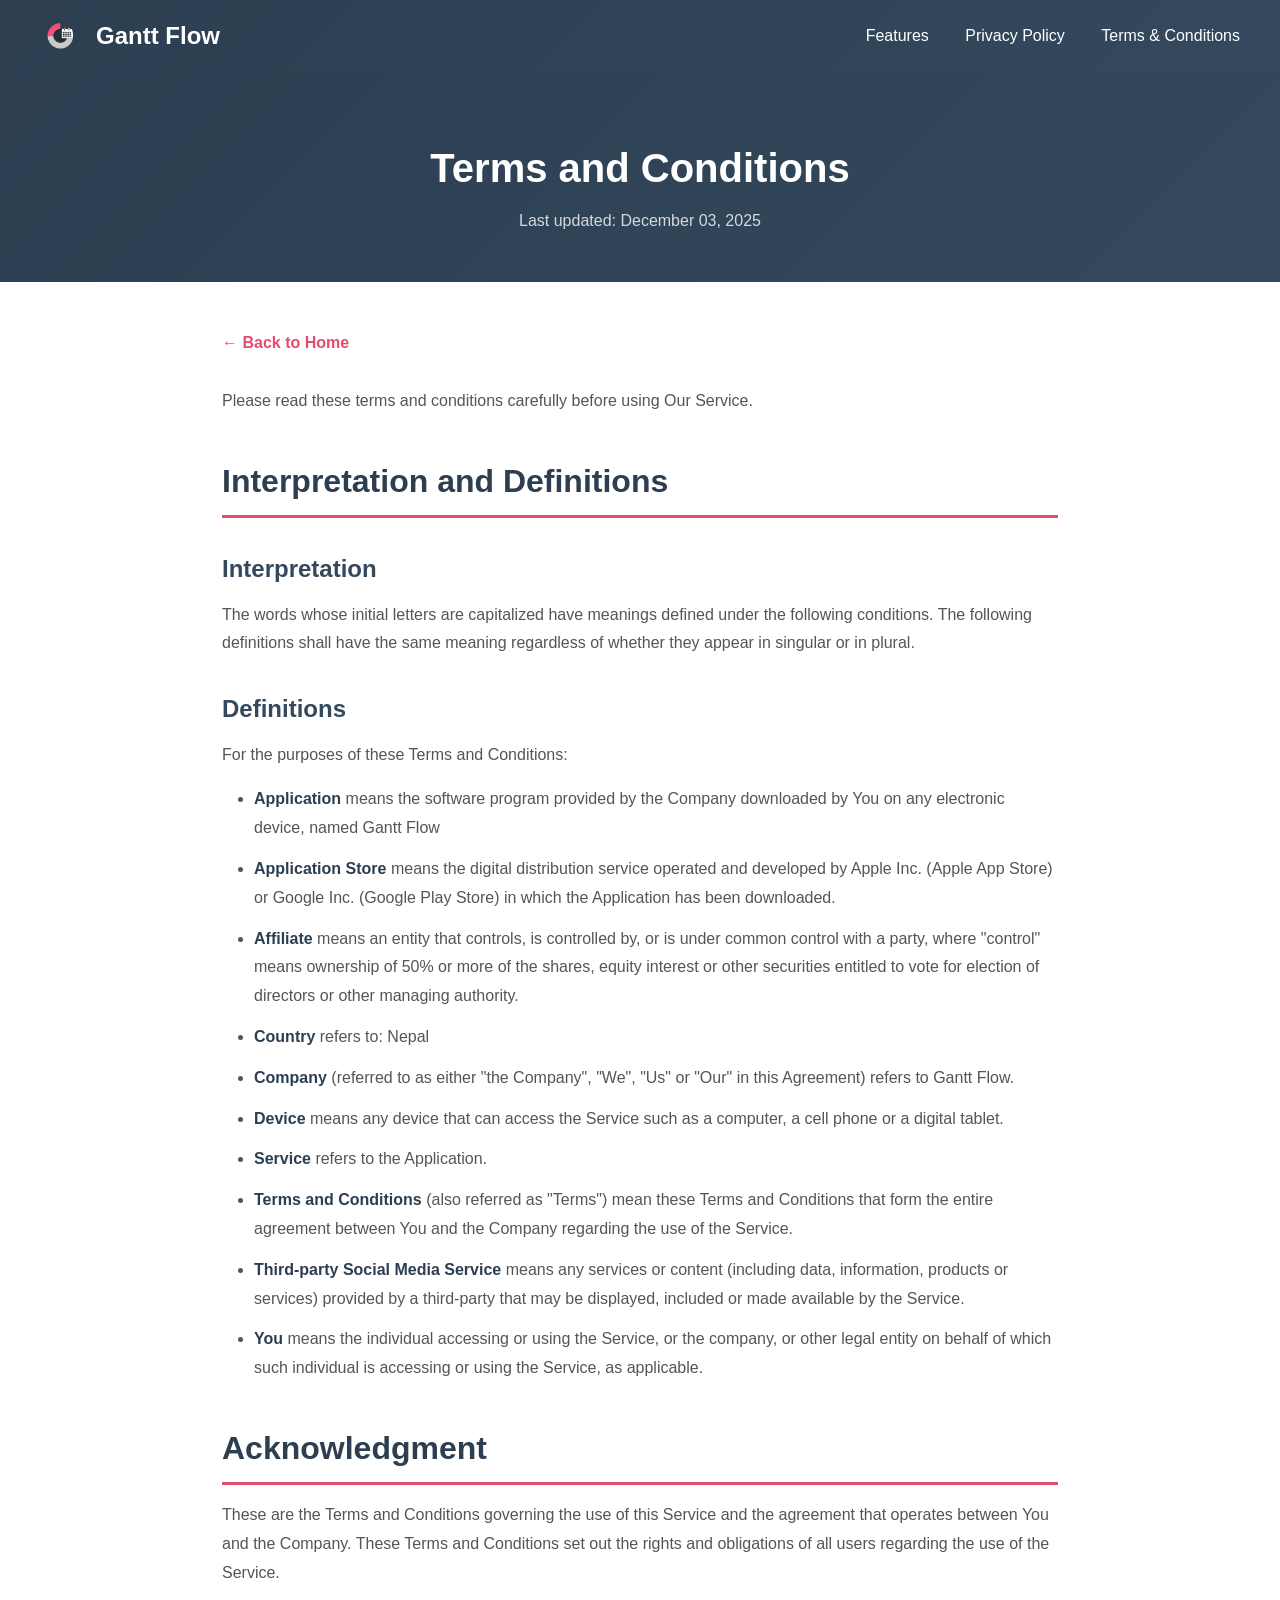
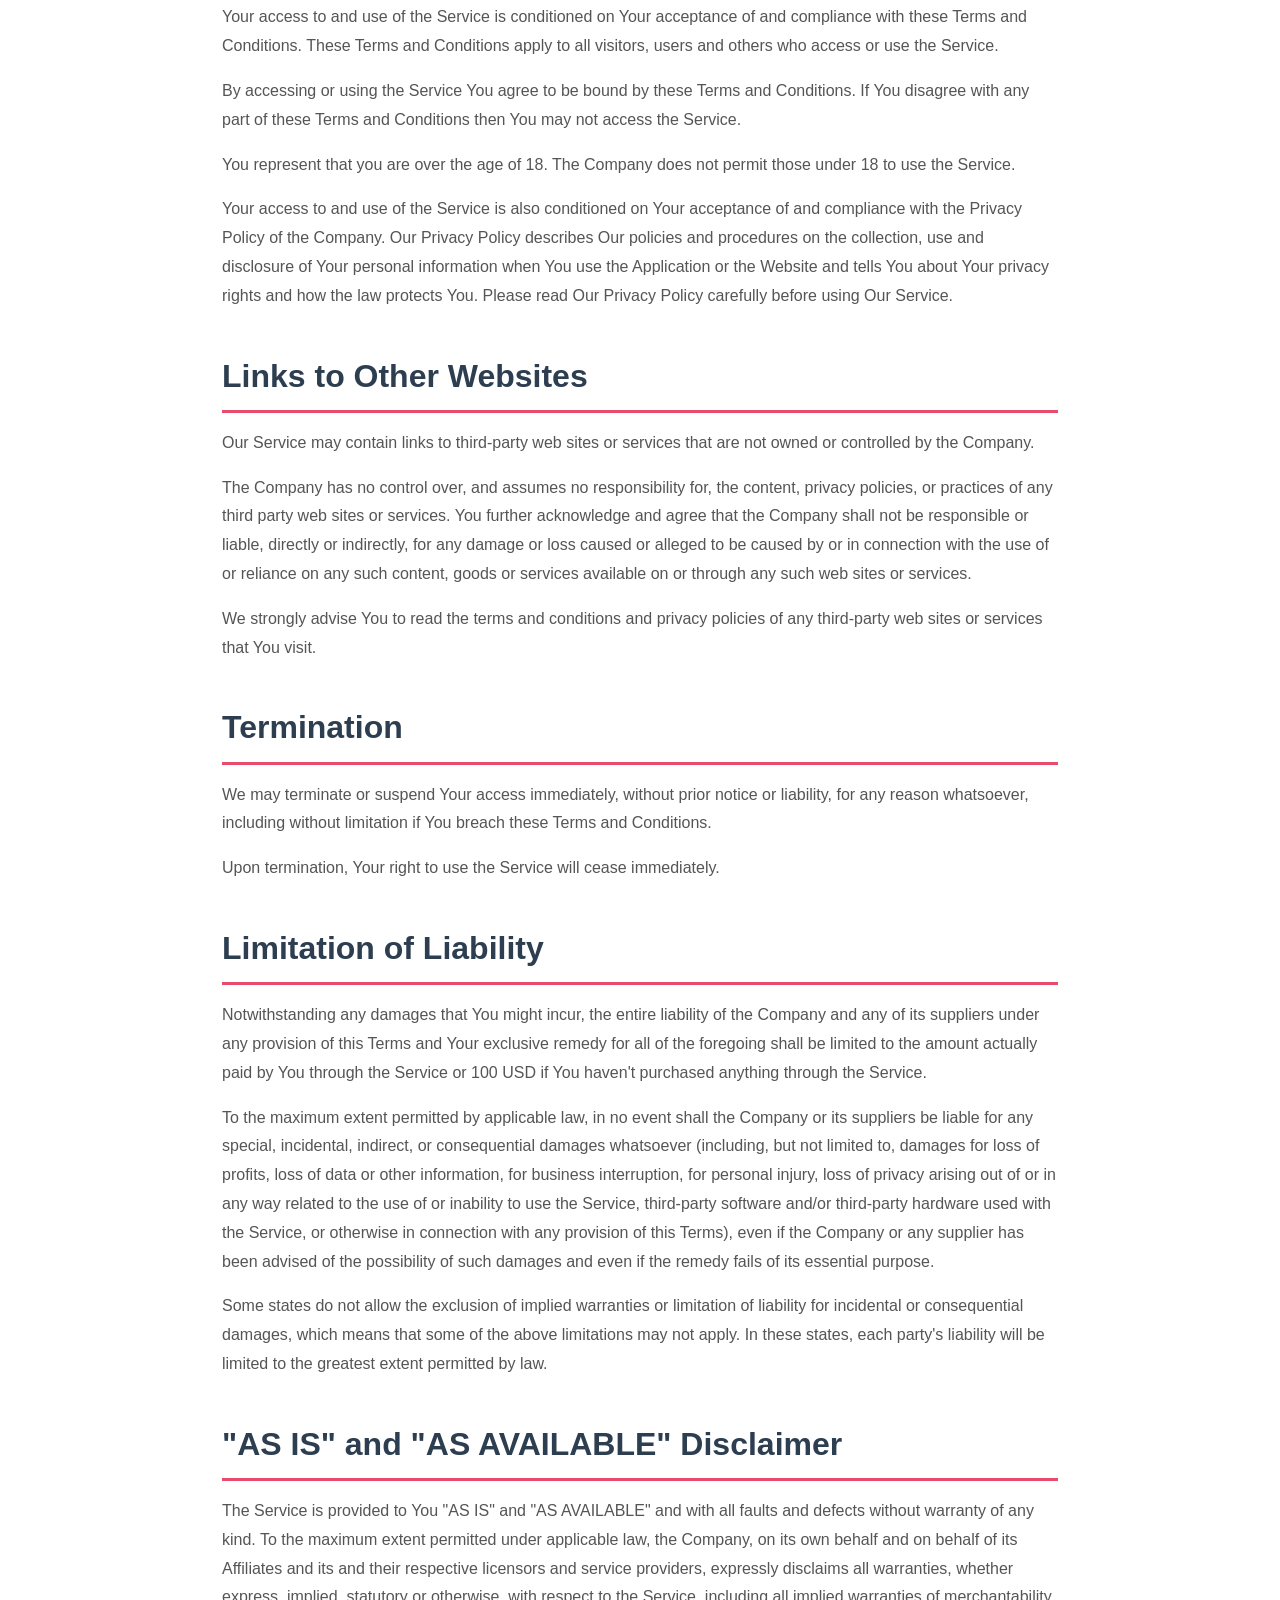
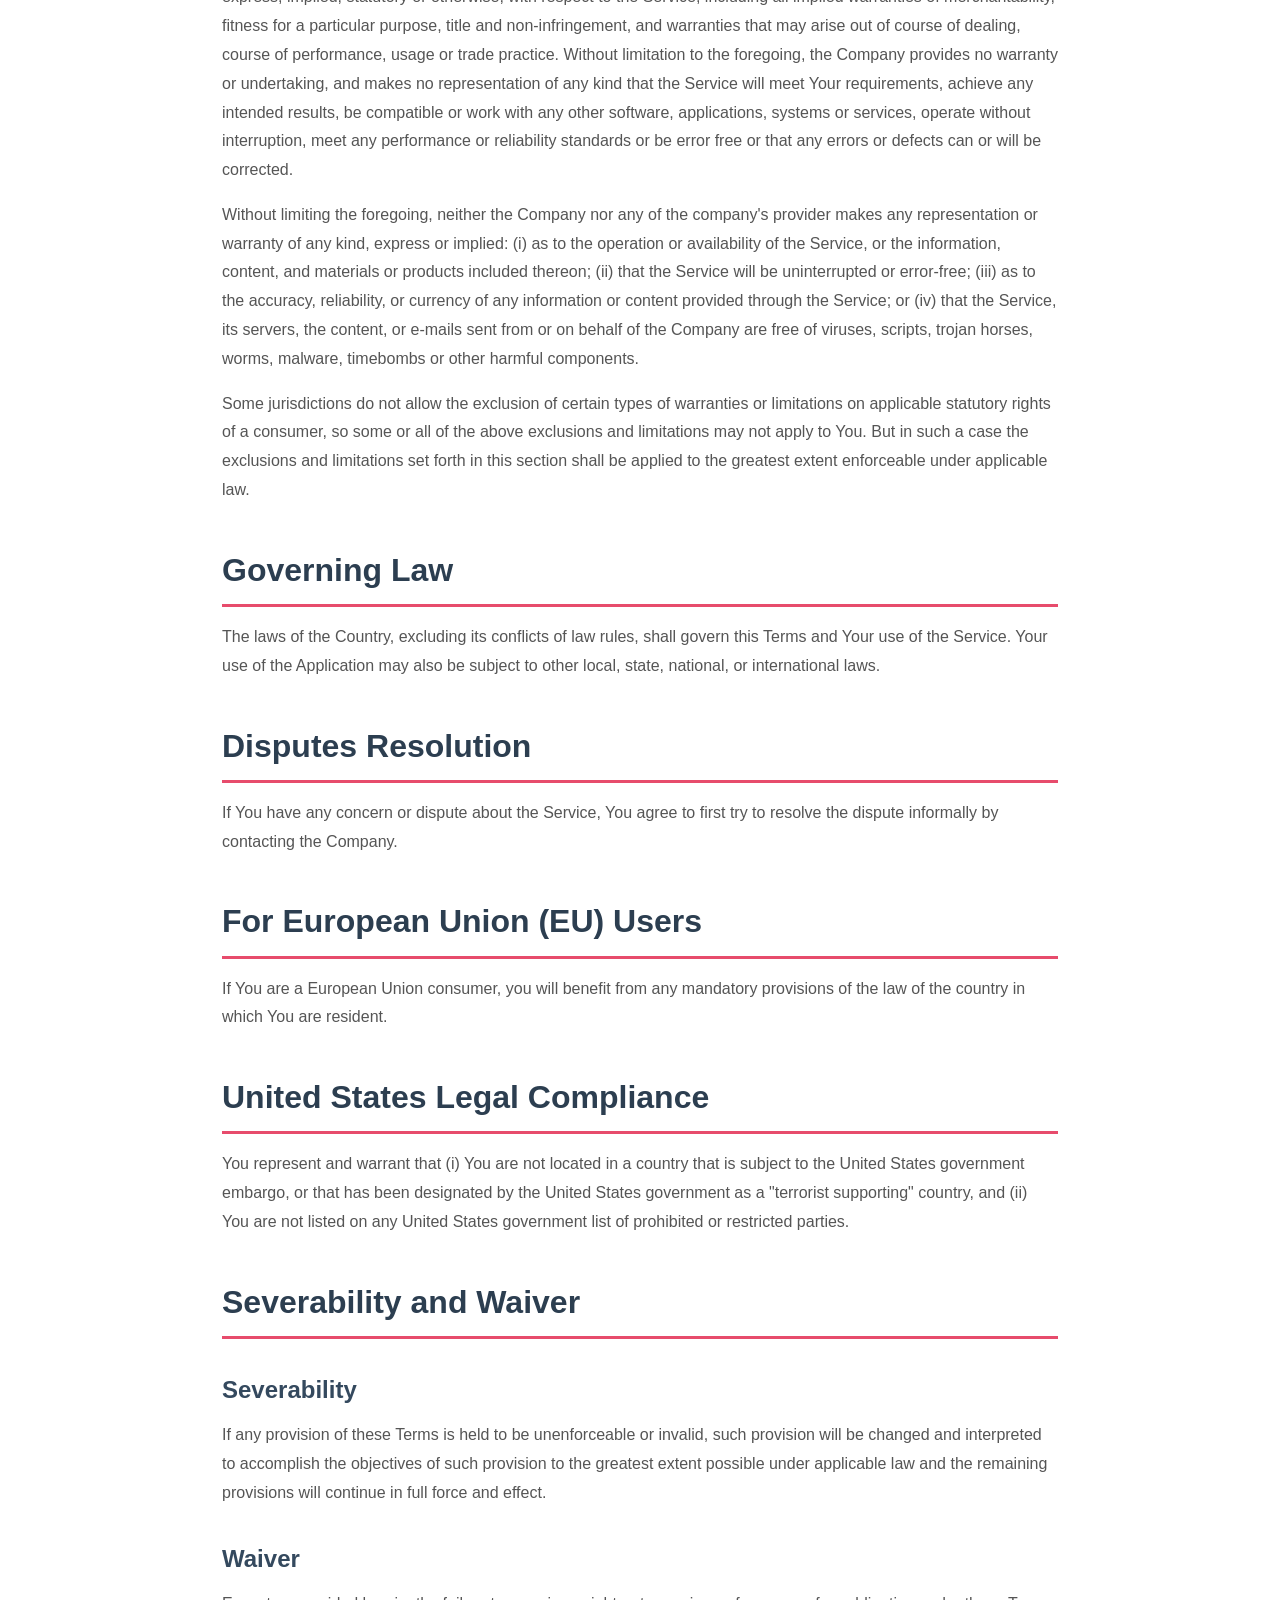
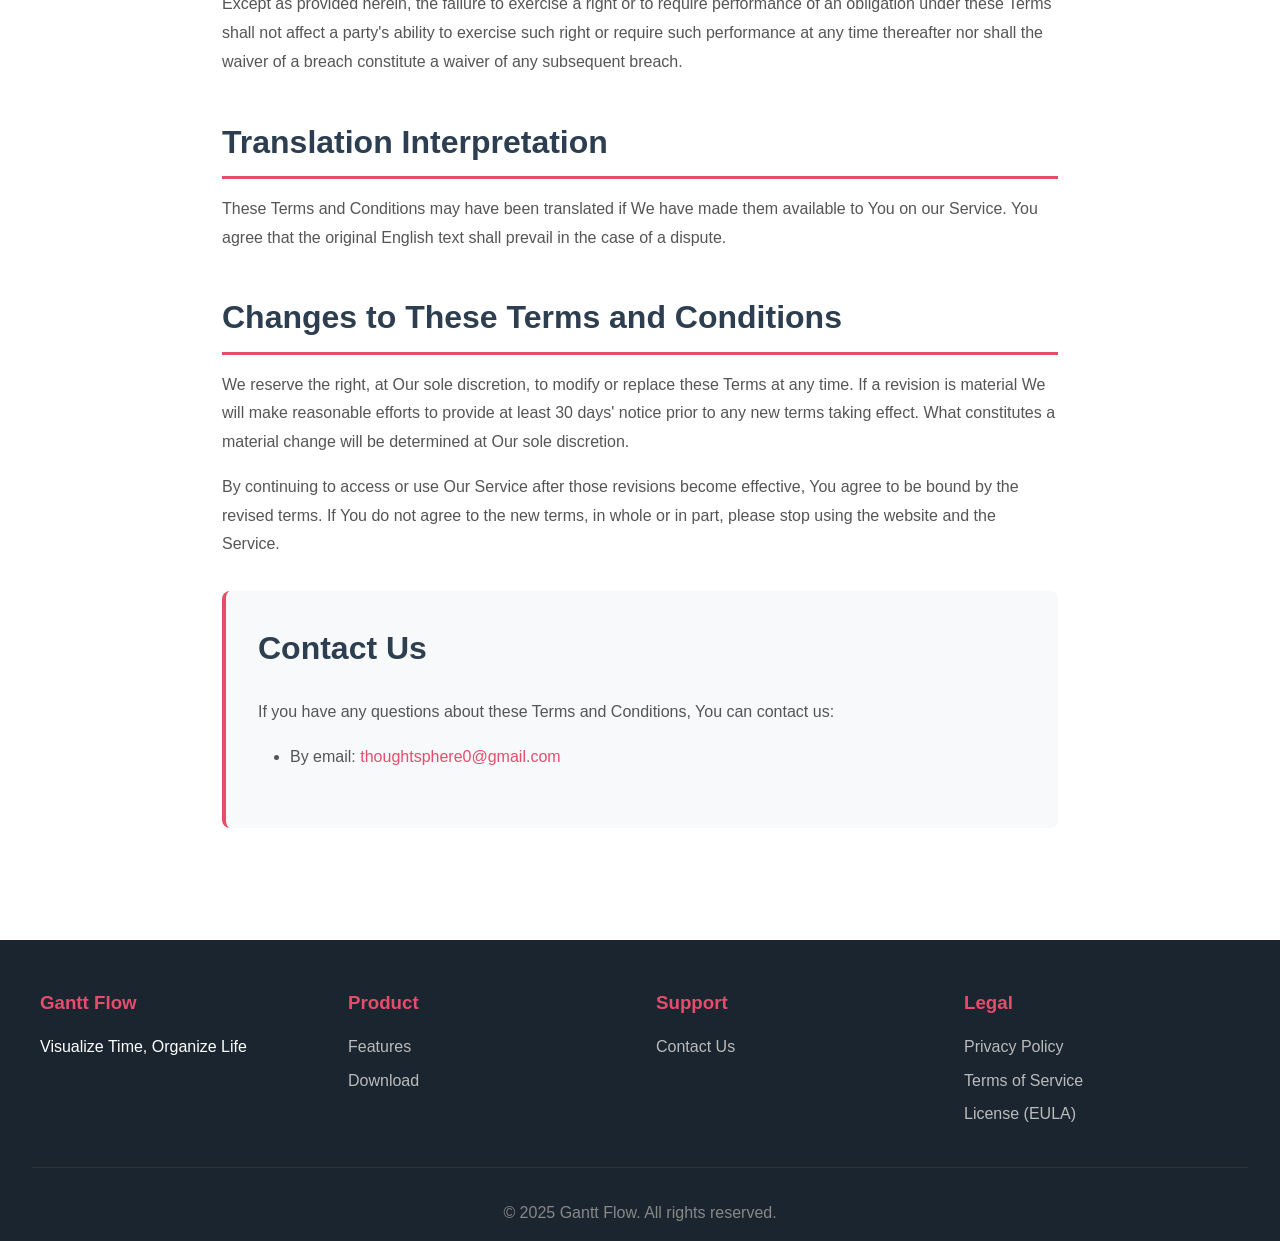
<file: docs/terms.html>
<!DOCTYPE html>
<html lang="en">
<head>
    <meta charset="UTF-8">
    <meta name="viewport" content="width=device-width, initial-scale=1.0">
    <title>Terms and Conditions - Gantt Flow</title>
    <style>
        * {
            margin: 0;
            padding: 0;
            box-sizing: border-box;
        }

        body {
            font-family: -apple-system, BlinkMacSystemFont, 'Segoe UI', Roboto, Oxygen, Ubuntu, Cantarell, sans-serif;
            line-height: 1.6;
            color: #333;
        }

        .header {
            background: linear-gradient(135deg, #2c3e50 0%, #34495e 100%);
            color: white;
            padding: 1rem 2rem;
            box-shadow: 0 2px 10px rgba(0,0,0,0.1);
        }

        .nav {
            max-width: 1200px;
            margin: 0 auto;
            display: flex;
            justify-content: space-between;
            align-items: center;
        }

        .logo {
            display: flex;
            align-items: center;
            gap: 1rem;
            font-size: 1.5rem;
            font-weight: bold;
            text-decoration: none;
            color: white;
        }

        .logo-icon {
            width: 40px;
            height: 40px;
        }

        .nav-links a {
            color: white;
            text-decoration: none;
            margin-left: 2rem;
            transition: opacity 0.3s;
        }

        .nav-links a:hover {
            opacity: 0.8;
        }

        .page-header {
            background: linear-gradient(135deg, #2c3e50 0%, #34495e 100%);
            color: white;
            padding: 4rem 2rem 3rem;
            text-align: center;
        }

        .page-header h1 {
            font-size: 2.5rem;
            margin-bottom: 0.5rem;
        }

        .page-header .last-updated {
            font-size: 1rem;
            opacity: 0.8;
        }

        .content {
            max-width: 900px;
            margin: 0 auto;
            padding: 3rem 2rem;
        }

        .content h2 {
            color: #2c3e50;
            font-size: 2rem;
            margin-top: 2.5rem;
            margin-bottom: 1rem;
            padding-bottom: 0.5rem;
            border-bottom: 3px solid #e74c6c;
        }

        .content h3 {
            color: #34495e;
            font-size: 1.5rem;
            margin-top: 2rem;
            margin-bottom: 0.75rem;
        }

        .content h4 {
            color: #34495e;
            font-size: 1.25rem;
            margin-top: 1.5rem;
            margin-bottom: 0.5rem;
        }

        .content p {
            margin-bottom: 1rem;
            line-height: 1.8;
            color: #555;
        }

        .content ul {
            margin-bottom: 1.5rem;
            padding-left: 2rem;
        }

        .content li {
            margin-bottom: 0.75rem;
            line-height: 1.8;
            color: #555;
        }

        .content strong {
            color: #2c3e50;
            font-weight: 600;
        }

        .content a {
            color: #e74c6c;
            text-decoration: none;
            transition: opacity 0.3s;
        }

        .content a:hover {
            opacity: 0.7;
            text-decoration: underline;
        }

        .contact-box {
            background: #f8f9fa;
            padding: 2rem;
            border-radius: 8px;
            margin-top: 2rem;
            border-left: 4px solid #e74c6c;
        }

        .contact-box h2 {
            margin-top: 0;
            border-bottom: none;
        }

        .back-link {
            display: inline-flex;
            align-items: center;
            gap: 0.5rem;
            color: #e74c6c;
            text-decoration: none;
            font-weight: 600;
            margin-bottom: 2rem;
            transition: gap 0.3s;
        }

        .back-link:hover {
            gap: 0.75rem;
        }

        .footer {
            background: #1a252f;
            color: white;
            padding: 3rem 2rem 1rem;
            margin-top: 4rem;
        }

        .footer-content {
            max-width: 1200px;
            margin: 0 auto;
            display: grid;
            grid-template-columns: repeat(auto-fit, minmax(250px, 1fr));
            gap: 2rem;
            margin-bottom: 2rem;
        }

        .footer-section h3 {
            margin-bottom: 1rem;
            color: #e74c6c;
        }

        .footer-section ul {
            list-style: none;
        }

        .footer-section ul li {
            margin-bottom: 0.5rem;
        }

        .footer-section a {
            color: #bbb;
            text-decoration: none;
            transition: color 0.3s;
        }

        .footer-section a:hover {
            color: #e74c6c;
        }

        .footer-bottom {
            text-align: center;
            padding-top: 2rem;
            border-top: 1px solid #333;
            color: #888;
        }

        @media (max-width: 768px) {
            .page-header h1 {
                font-size: 2rem;
            }

            .nav-links {
                display: none;
            }

            .content {
                padding: 2rem 1.5rem;
            }

            .content h2 {
                font-size: 1.75rem;
            }

            .content h3 {
                font-size: 1.25rem;
            }
        }
    </style>
</head>
<body>
    <header class="header">
        <nav class="nav">
            <a href="index.html" class="logo">
                <img src="assets/ganttDarkTrans.png" alt="Gantt Flow Logo" class="logo-icon">
                <span>Gantt Flow</span>
            </a>
            <div class="nav-links">
                <a href="index.html#features">Features</a>
                <a href="privacy-policy.html">Privacy Policy</a>
                <a href="terms.html">Terms & Conditions</a>
            </div>
        </nav>
    </header>

    <div class="page-header">
        <h1>Terms and Conditions</h1>
        <p class="last-updated">Last updated: December 03, 2025</p>
    </div>

    <div class="content">
        <a href="index.html" class="back-link">← Back to Home</a>

        <p>Please read these terms and conditions carefully before using Our Service.</p>

        <h2>Interpretation and Definitions</h2>
        <h3>Interpretation</h3>
        <p>The words whose initial letters are capitalized have meanings defined under the following conditions. The following definitions shall have the same meaning regardless of whether they appear in singular or in plural.</p>

        <h3>Definitions</h3>
        <p>For the purposes of these Terms and Conditions:</p>
        <ul>
            <li><strong>Application</strong> means the software program provided by the Company downloaded by You on any electronic device, named Gantt Flow</li>
            <li><strong>Application Store</strong> means the digital distribution service operated and developed by Apple Inc. (Apple App Store) or Google Inc. (Google Play Store) in which the Application has been downloaded.</li>
            <li><strong>Affiliate</strong> means an entity that controls, is controlled by, or is under common control with a party, where "control" means ownership of 50% or more of the shares, equity interest or other securities entitled to vote for election of directors or other managing authority.</li>
            <li><strong>Country</strong> refers to: Nepal</li>
            <li><strong>Company</strong> (referred to as either "the Company", "We", "Us" or "Our" in this Agreement) refers to Gantt Flow.</li>
            <li><strong>Device</strong> means any device that can access the Service such as a computer, a cell phone or a digital tablet.</li>
            <li><strong>Service</strong> refers to the Application.</li>
            <li><strong>Terms and Conditions</strong> (also referred as "Terms") mean these Terms and Conditions that form the entire agreement between You and the Company regarding the use of the Service.</li>
            <li><strong>Third-party Social Media Service</strong> means any services or content (including data, information, products or services) provided by a third-party that may be displayed, included or made available by the Service.</li>
            <li><strong>You</strong> means the individual accessing or using the Service, or the company, or other legal entity on behalf of which such individual is accessing or using the Service, as applicable.</li>
        </ul>

        <h2>Acknowledgment</h2>
        <p>These are the Terms and Conditions governing the use of this Service and the agreement that operates between You and the Company. These Terms and Conditions set out the rights and obligations of all users regarding the use of the Service.</p>
        <p>Your access to and use of the Service is conditioned on Your acceptance of and compliance with these Terms and Conditions. These Terms and Conditions apply to all visitors, users and others who access or use the Service.</p>
        <p>By accessing or using the Service You agree to be bound by these Terms and Conditions. If You disagree with any part of these Terms and Conditions then You may not access the Service.</p>
        <p>You represent that you are over the age of 18. The Company does not permit those under 18 to use the Service.</p>
        <p>Your access to and use of the Service is also conditioned on Your acceptance of and compliance with the Privacy Policy of the Company. Our Privacy Policy describes Our policies and procedures on the collection, use and disclosure of Your personal information when You use the Application or the Website and tells You about Your privacy rights and how the law protects You. Please read Our Privacy Policy carefully before using Our Service.</p>

        <h2>Links to Other Websites</h2>
        <p>Our Service may contain links to third-party web sites or services that are not owned or controlled by the Company.</p>
        <p>The Company has no control over, and assumes no responsibility for, the content, privacy policies, or practices of any third party web sites or services. You further acknowledge and agree that the Company shall not be responsible or liable, directly or indirectly, for any damage or loss caused or alleged to be caused by or in connection with the use of or reliance on any such content, goods or services available on or through any such web sites or services.</p>
        <p>We strongly advise You to read the terms and conditions and privacy policies of any third-party web sites or services that You visit.</p>

        <h2>Termination</h2>
        <p>We may terminate or suspend Your access immediately, without prior notice or liability, for any reason whatsoever, including without limitation if You breach these Terms and Conditions.</p>
        <p>Upon termination, Your right to use the Service will cease immediately.</p>

        <h2>Limitation of Liability</h2>
        <p>Notwithstanding any damages that You might incur, the entire liability of the Company and any of its suppliers under any provision of this Terms and Your exclusive remedy for all of the foregoing shall be limited to the amount actually paid by You through the Service or 100 USD if You haven't purchased anything through the Service.</p>
        <p>To the maximum extent permitted by applicable law, in no event shall the Company or its suppliers be liable for any special, incidental, indirect, or consequential damages whatsoever (including, but not limited to, damages for loss of profits, loss of data or other information, for business interruption, for personal injury, loss of privacy arising out of or in any way related to the use of or inability to use the Service, third-party software and/or third-party hardware used with the Service, or otherwise in connection with any provision of this Terms), even if the Company or any supplier has been advised of the possibility of such damages and even if the remedy fails of its essential purpose.</p>
        <p>Some states do not allow the exclusion of implied warranties or limitation of liability for incidental or consequential damages, which means that some of the above limitations may not apply. In these states, each party's liability will be limited to the greatest extent permitted by law.</p>

        <h2>"AS IS" and "AS AVAILABLE" Disclaimer</h2>
        <p>The Service is provided to You "AS IS" and "AS AVAILABLE" and with all faults and defects without warranty of any kind. To the maximum extent permitted under applicable law, the Company, on its own behalf and on behalf of its Affiliates and its and their respective licensors and service providers, expressly disclaims all warranties, whether express, implied, statutory or otherwise, with respect to the Service, including all implied warranties of merchantability, fitness for a particular purpose, title and non-infringement, and warranties that may arise out of course of dealing, course of performance, usage or trade practice. Without limitation to the foregoing, the Company provides no warranty or undertaking, and makes no representation of any kind that the Service will meet Your requirements, achieve any intended results, be compatible or work with any other software, applications, systems or services, operate without interruption, meet any performance or reliability standards or be error free or that any errors or defects can or will be corrected.</p>
        <p>Without limiting the foregoing, neither the Company nor any of the company's provider makes any representation or warranty of any kind, express or implied: (i) as to the operation or availability of the Service, or the information, content, and materials or products included thereon; (ii) that the Service will be uninterrupted or error-free; (iii) as to the accuracy, reliability, or currency of any information or content provided through the Service; or (iv) that the Service, its servers, the content, or e-mails sent from or on behalf of the Company are free of viruses, scripts, trojan horses, worms, malware, timebombs or other harmful components.</p>
        <p>Some jurisdictions do not allow the exclusion of certain types of warranties or limitations on applicable statutory rights of a consumer, so some or all of the above exclusions and limitations may not apply to You. But in such a case the exclusions and limitations set forth in this section shall be applied to the greatest extent enforceable under applicable law.</p>

        <h2>Governing Law</h2>
        <p>The laws of the Country, excluding its conflicts of law rules, shall govern this Terms and Your use of the Service. Your use of the Application may also be subject to other local, state, national, or international laws.</p>

        <h2>Disputes Resolution</h2>
        <p>If You have any concern or dispute about the Service, You agree to first try to resolve the dispute informally by contacting the Company.</p>

        <h2>For European Union (EU) Users</h2>
        <p>If You are a European Union consumer, you will benefit from any mandatory provisions of the law of the country in which You are resident.</p>

        <h2>United States Legal Compliance</h2>
        <p>You represent and warrant that (i) You are not located in a country that is subject to the United States government embargo, or that has been designated by the United States government as a "terrorist supporting" country, and (ii) You are not listed on any United States government list of prohibited or restricted parties.</p>

        <h2>Severability and Waiver</h2>
        <h3>Severability</h3>
        <p>If any provision of these Terms is held to be unenforceable or invalid, such provision will be changed and interpreted to accomplish the objectives of such provision to the greatest extent possible under applicable law and the remaining provisions will continue in full force and effect.</p>

        <h3>Waiver</h3>
        <p>Except as provided herein, the failure to exercise a right or to require performance of an obligation under these Terms shall not affect a party's ability to exercise such right or require such performance at any time thereafter nor shall the waiver of a breach constitute a waiver of any subsequent breach.</p>

        <h2>Translation Interpretation</h2>
        <p>These Terms and Conditions may have been translated if We have made them available to You on our Service. You agree that the original English text shall prevail in the case of a dispute.</p>

        <h2>Changes to These Terms and Conditions</h2>
        <p>We reserve the right, at Our sole discretion, to modify or replace these Terms at any time. If a revision is material We will make reasonable efforts to provide at least 30 days' notice prior to any new terms taking effect. What constitutes a material change will be determined at Our sole discretion.</p>
        <p>By continuing to access or use Our Service after those revisions become effective, You agree to be bound by the revised terms. If You do not agree to the new terms, in whole or in part, please stop using the website and the Service.</p>

        <div class="contact-box">
            <h2>Contact Us</h2>
            <p>If you have any questions about these Terms and Conditions, You can contact us:</p>
            <ul>
                <li>By email: <a href="mailto:thoughtsphere0@gmail.com">thoughtsphere0@gmail.com</a></li>
            </ul>
        </div>
    </div>

    <footer class="footer">
        <div class="footer-content">
            <div class="footer-section">
                <h3>Gantt Flow</h3>
                <p>Visualize Time, Organize Life</p>
            </div>
            <div class="footer-section">
                <h3>Product</h3>
                <ul>
                    <li><a href="index.html#features">Features</a></li>
                    <li><a href="https://play.google.com/store/apps/details?id=com.thoughtsphere.gantt_flow" target="_blank">Download</a></li>
                </ul>
            </div>
            <div class="footer-section">
                <h3>Support</h3>
                <ul>
                    <li><a href="mailto:thoughtsphere0@gmail.com">Contact Us</a></li>
                </ul>
            </div>
            <div class="footer-section">
                <h3>Legal</h3>
                <ul>
                    <li><a href="privacy-policy.html">Privacy Policy</a></li>
                    <li><a href="terms.html">Terms of Service</a></li>
                    <li><a href="license.html">License (EULA)</a></li>
                </ul>
            </div>
        </div>
        <div class="footer-bottom">
            <p>&copy; 2025 Gantt Flow. All rights reserved.</p>
        </div>
    </footer>
</body>
</html>
</file>
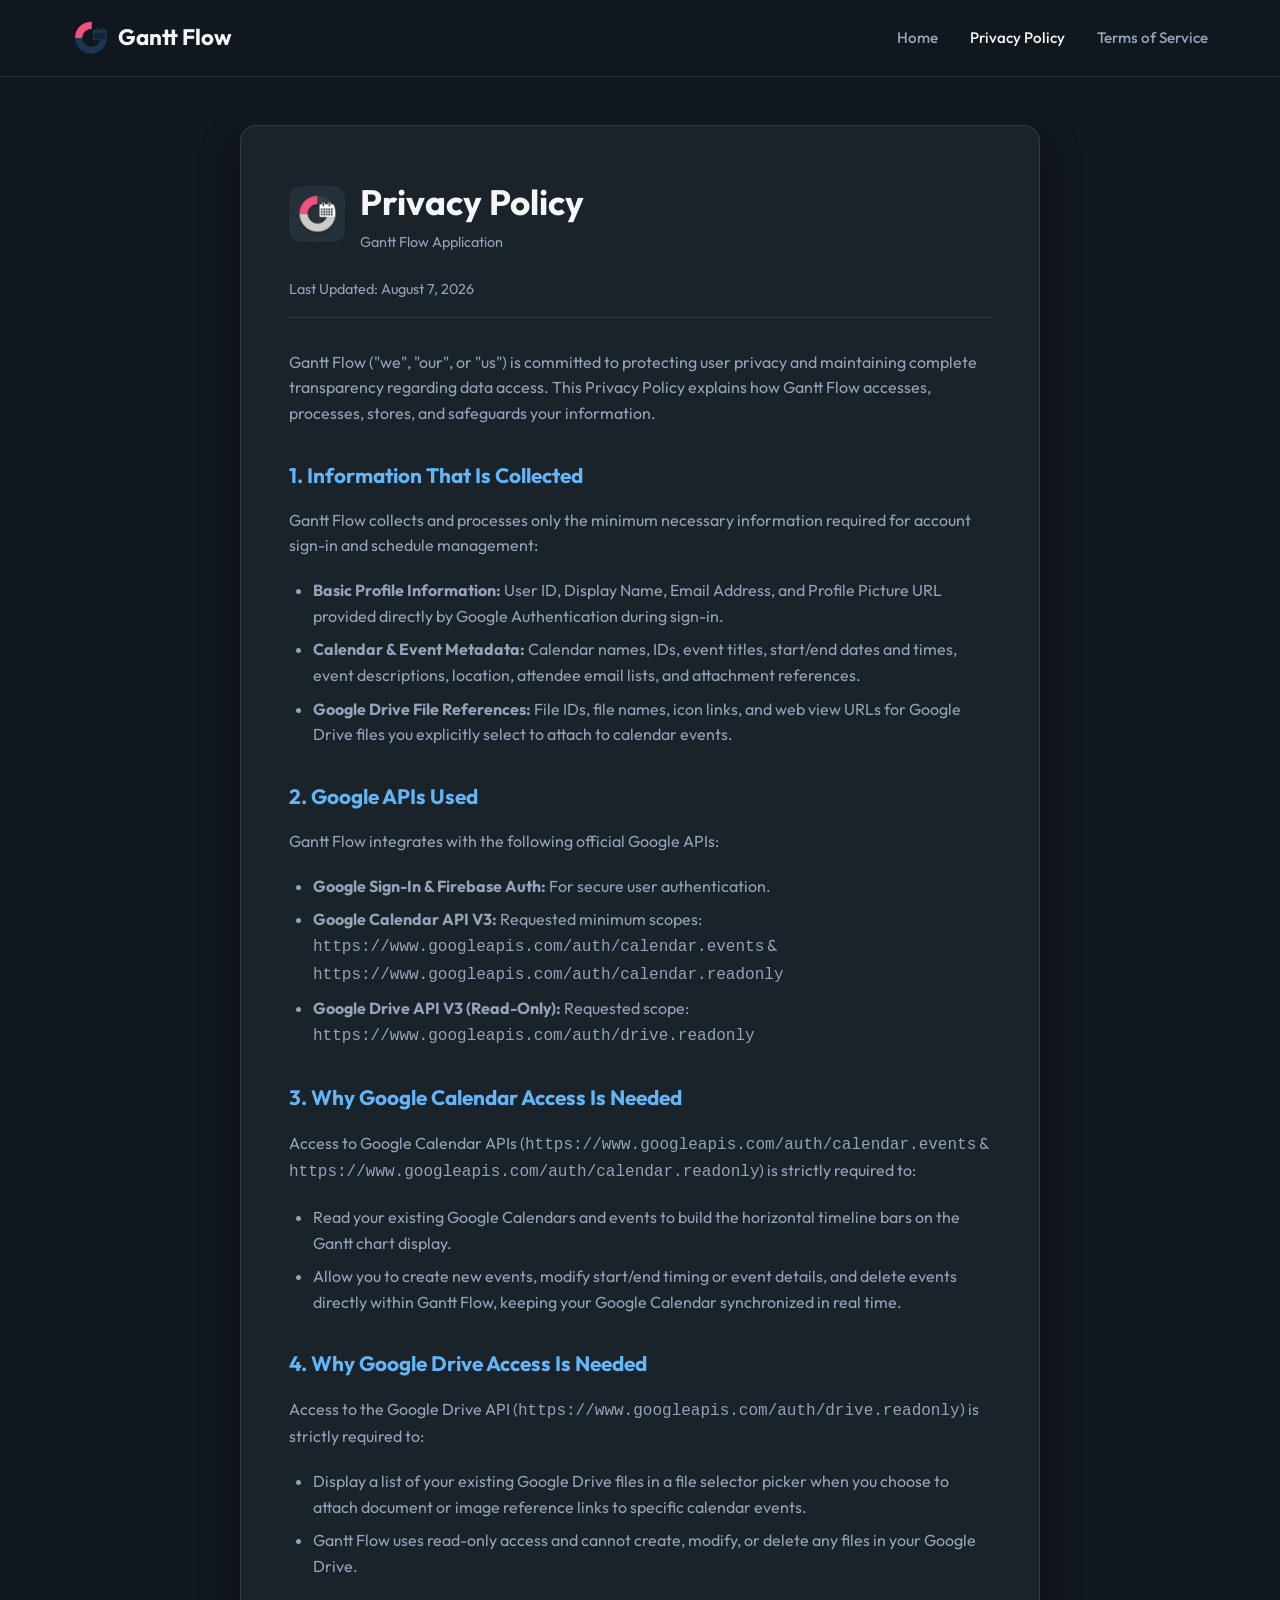
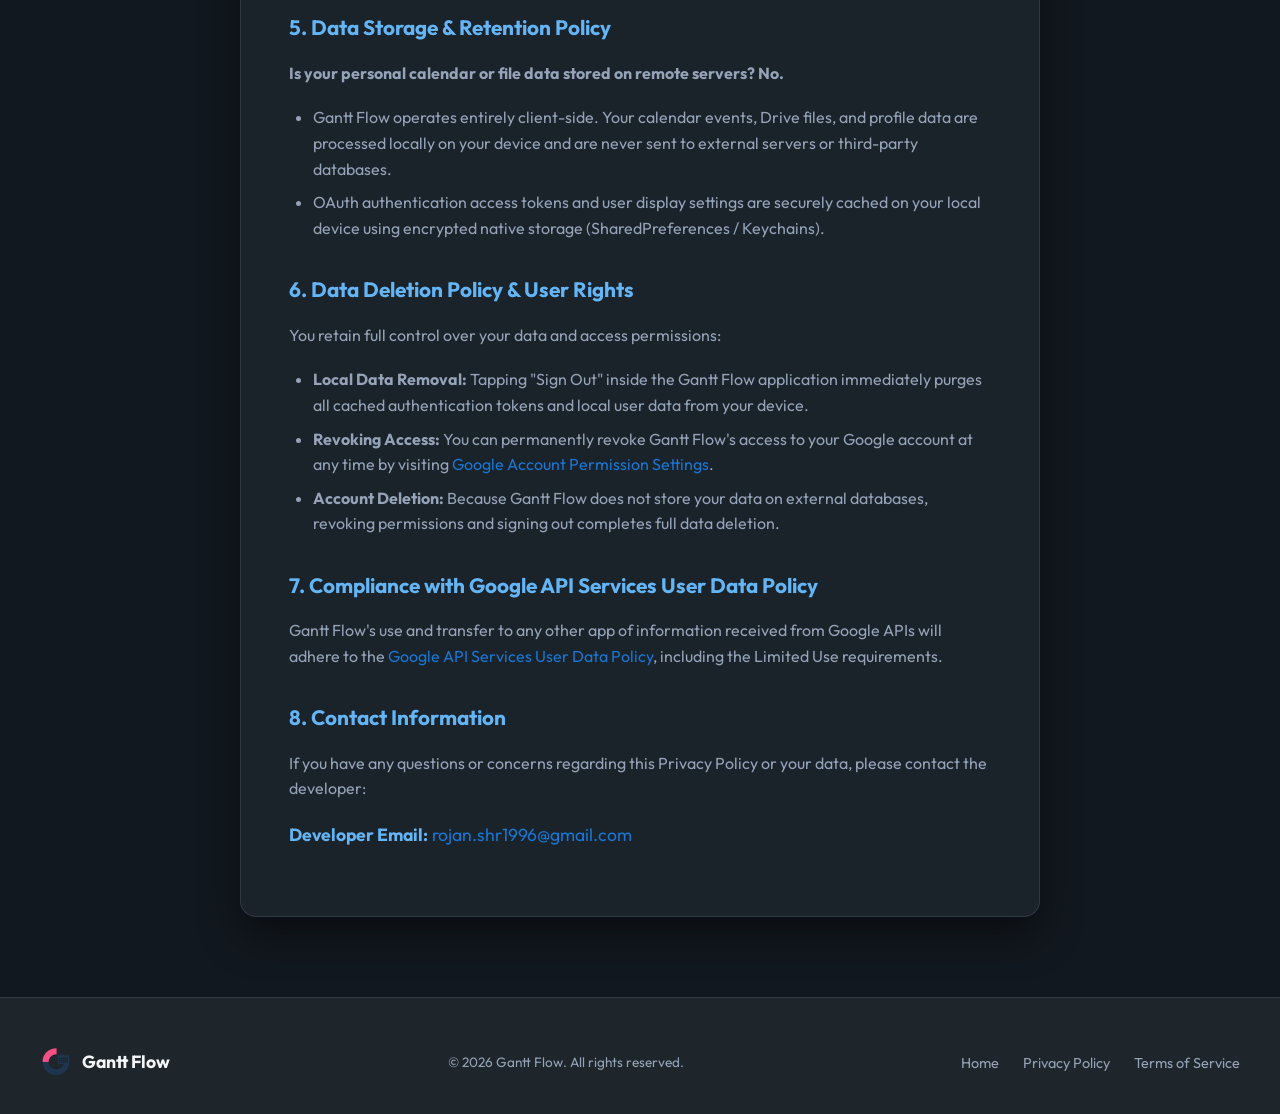
<file: public/privacy.html>
<!DOCTYPE html>
<html lang="en">
<head>
  <meta charset="UTF-8">
  <meta name="viewport" content="width=device-width, initial-scale=1.0">
  <title>Privacy Policy — Gantt Flow</title>
  <meta name="description" content="Official Privacy Policy for Gantt Flow detailing data collection, Google API usage, storage, data deletion, and user rights.">
  <meta name="google-site-verification" content="9vTXYSY_K4XmJjd9Dfdrg7tdnhkeNyMYh7BexcRoHe4" />
  <link rel="icon" type="image/png" href="ganttLogoDark.png">
  <link rel="preconnect" href="https://fonts.googleapis.com">
  <link rel="preconnect" href="https://fonts.gstatic.com" crossorigin>
  <link href="https://fonts.googleapis.com/css2?family=Outfit:wght@400;500;600;700;800&display=swap" rel="stylesheet">
  <link rel="stylesheet" href="styles.css">
</head>
<body>

  <!-- Navigation -->
  <header>
    <div class="nav-container">
      <a href="index.html" class="logo" style="display: flex; align-items: center; gap: 8px;">
        <img src="ganttLogoTrans.png" alt="Gantt Flow Logo" style="height: 38px;">
        <span>Gantt Flow</span>
      </a>
      <ul class="nav-links">
        <li><a href="index.html">Home</a></li>
        <li><a href="privacy.html" style="color: var(--text-main);">Privacy Policy</a></li>
        <li><a href="terms.html">Terms of Service</a></li>
      </ul>
    </div>
  </header>

  <main class="legal-content">
    <div style="display: flex; align-items: center; gap: 15px; margin-bottom: 1.5rem;">
      <img src="ganttLogoDark.png" alt="Gantt Flow Logo" style="width: 56px; height: 56px; border-radius: 12px;">
      <div>
        <h1 style="margin: 0; font-size: 2.2rem;">Privacy Policy</h1>
        <p class="date" style="margin: 0; border: none; padding: 0;">Gantt Flow Application</p>
      </div>
    </div>
    <p class="date">Last Updated: August 7, 2026</p>

    <p>Gantt Flow ("we", "our", or "us") is committed to protecting user privacy and maintaining complete transparency regarding data access. This Privacy Policy explains how Gantt Flow accesses, processes, stores, and safeguards your information.</p>

    <!-- 1. What information is collected -->
    <h2>1. Information That Is Collected</h2>
    <p>Gantt Flow collects and processes only the minimum necessary information required for account sign-in and schedule management:</p>
    <ul>
      <li><strong>Basic Profile Information:</strong> User ID, Display Name, Email Address, and Profile Picture URL provided directly by Google Authentication during sign-in.</li>
      <li><strong>Calendar & Event Metadata:</strong> Calendar names, IDs, event titles, start/end dates and times, event descriptions, location, attendee email lists, and attachment references.</li>
      <li><strong>Google Drive File References:</strong> File IDs, file names, icon links, and web view URLs for Google Drive files you explicitly select to attach to calendar events.</li>
    </ul>

    <!-- 2. What Google APIs are used -->
    <h2>2. Google APIs Used</h2>
    <p>Gantt Flow integrates with the following official Google APIs:</p>
    <ul>
      <li><strong>Google Sign-In & Firebase Auth:</strong> For secure user authentication.</li>
      <li><strong>Google Calendar API V3:</strong> Requested minimum scopes: <code>https://www.googleapis.com/auth/calendar.events</code> &amp; <code>https://www.googleapis.com/auth/calendar.readonly</code></li>
      <li><strong>Google Drive API V3 (Read-Only):</strong> Requested scope: <code>https://www.googleapis.com/auth/drive.readonly</code></li>
    </ul>

    <!-- 3. Why Calendar access is needed -->
    <h2>3. Why Google Calendar Access Is Needed</h2>
    <p>Access to Google Calendar APIs (<code>https://www.googleapis.com/auth/calendar.events</code> &amp; <code>https://www.googleapis.com/auth/calendar.readonly</code>) is strictly required to:</p>
    <ul>
      <li>Read your existing Google Calendars and events to build the horizontal timeline bars on the Gantt chart display.</li>
      <li>Allow you to create new events, modify start/end timing or event details, and delete events directly within Gantt Flow, keeping your Google Calendar synchronized in real time.</li>
    </ul>

    <!-- 4. Why Drive access is needed -->
    <h2>4. Why Google Drive Access Is Needed</h2>
    <p>Access to the Google Drive API (<code>https://www.googleapis.com/auth/drive.readonly</code>) is strictly required to:</p>
    <ul>
      <li>Display a list of your existing Google Drive files in a file selector picker when you choose to attach document or image reference links to specific calendar events.</li>
      <li>Gantt Flow uses read-only access and cannot create, modify, or delete any files in your Google Drive.</li>
    </ul>

    <!-- 5. Whether data is stored -->
    <h2>5. Data Storage & Retention Policy</h2>
    <p><strong>Is your personal calendar or file data stored on remote servers? No.</strong></p>
    <ul>
      <li>Gantt Flow operates entirely client-side. Your calendar events, Drive files, and profile data are processed locally on your device and are never sent to external servers or third-party databases.</li>
      <li>OAuth authentication access tokens and user display settings are securely cached on your local device using encrypted native storage (SharedPreferences / Keychains).</li>
    </ul>

    <!-- 6. Data deletion policy -->
    <h2>6. Data Deletion Policy & User Rights</h2>
    <p>You retain full control over your data and access permissions:</p>
    <ul>
      <li><strong>Local Data Removal:</strong> Tapping "Sign Out" inside the Gantt Flow application immediately purges all cached authentication tokens and local user data from your device.</li>
      <li><strong>Revoking Access:</strong> You can permanently revoke Gantt Flow's access to your Google account at any time by visiting <a href="https://myaccount.google.com/permissions" target="_blank" rel="noopener">Google Account Permission Settings</a>.</li>
      <li><strong>Account Deletion:</strong> Because Gantt Flow does not store your data on external databases, revoking permissions and signing out completes full data deletion.</li>
    </ul>

    <!-- Google Limited Use Compliance -->
    <h2>7. Compliance with Google API Services User Data Policy</h2>
    <p>Gantt Flow's use and transfer to any other app of information received from Google APIs will adhere to the <a href="https://developers.google.com/terms/api-services-user-data-policy" target="_blank" rel="noopener">Google API Services User Data Policy</a>, including the Limited Use requirements.</p>

    <!-- 7. Contact information -->
    <h2>8. Contact Information</h2>
    <p>If you have any questions or concerns regarding this Privacy Policy or your data, please contact the developer:</p>
    <p style="font-size: 1.1rem; color: #64B5F6;"><strong>Developer Email:</strong> <a href="mailto:rojan.shr1996@gmail.com">rojan.shr1996@gmail.com</a></p>
  </main>

  <footer>
    <div class="footer-container">
      <div style="display: flex; align-items: center; gap: 10px;">
        <img src="ganttLogoTrans.png" alt="Gantt Flow Logo" style="height: 32px;">
        <span style="font-weight: 700; font-size: 1.1rem; color: var(--text-main);">Gantt Flow</span>
      </div>
      <p class="copyright">© 2026 Gantt Flow. All rights reserved.</p>
      <ul class="footer-links">
        <li><a href="index.html">Home</a></li>
        <li><a href="privacy.html">Privacy Policy</a></li>
        <li><a href="terms.html">Terms of Service</a></li>
      </ul>
    </div>
  </footer>

</body>
</html>
</file>
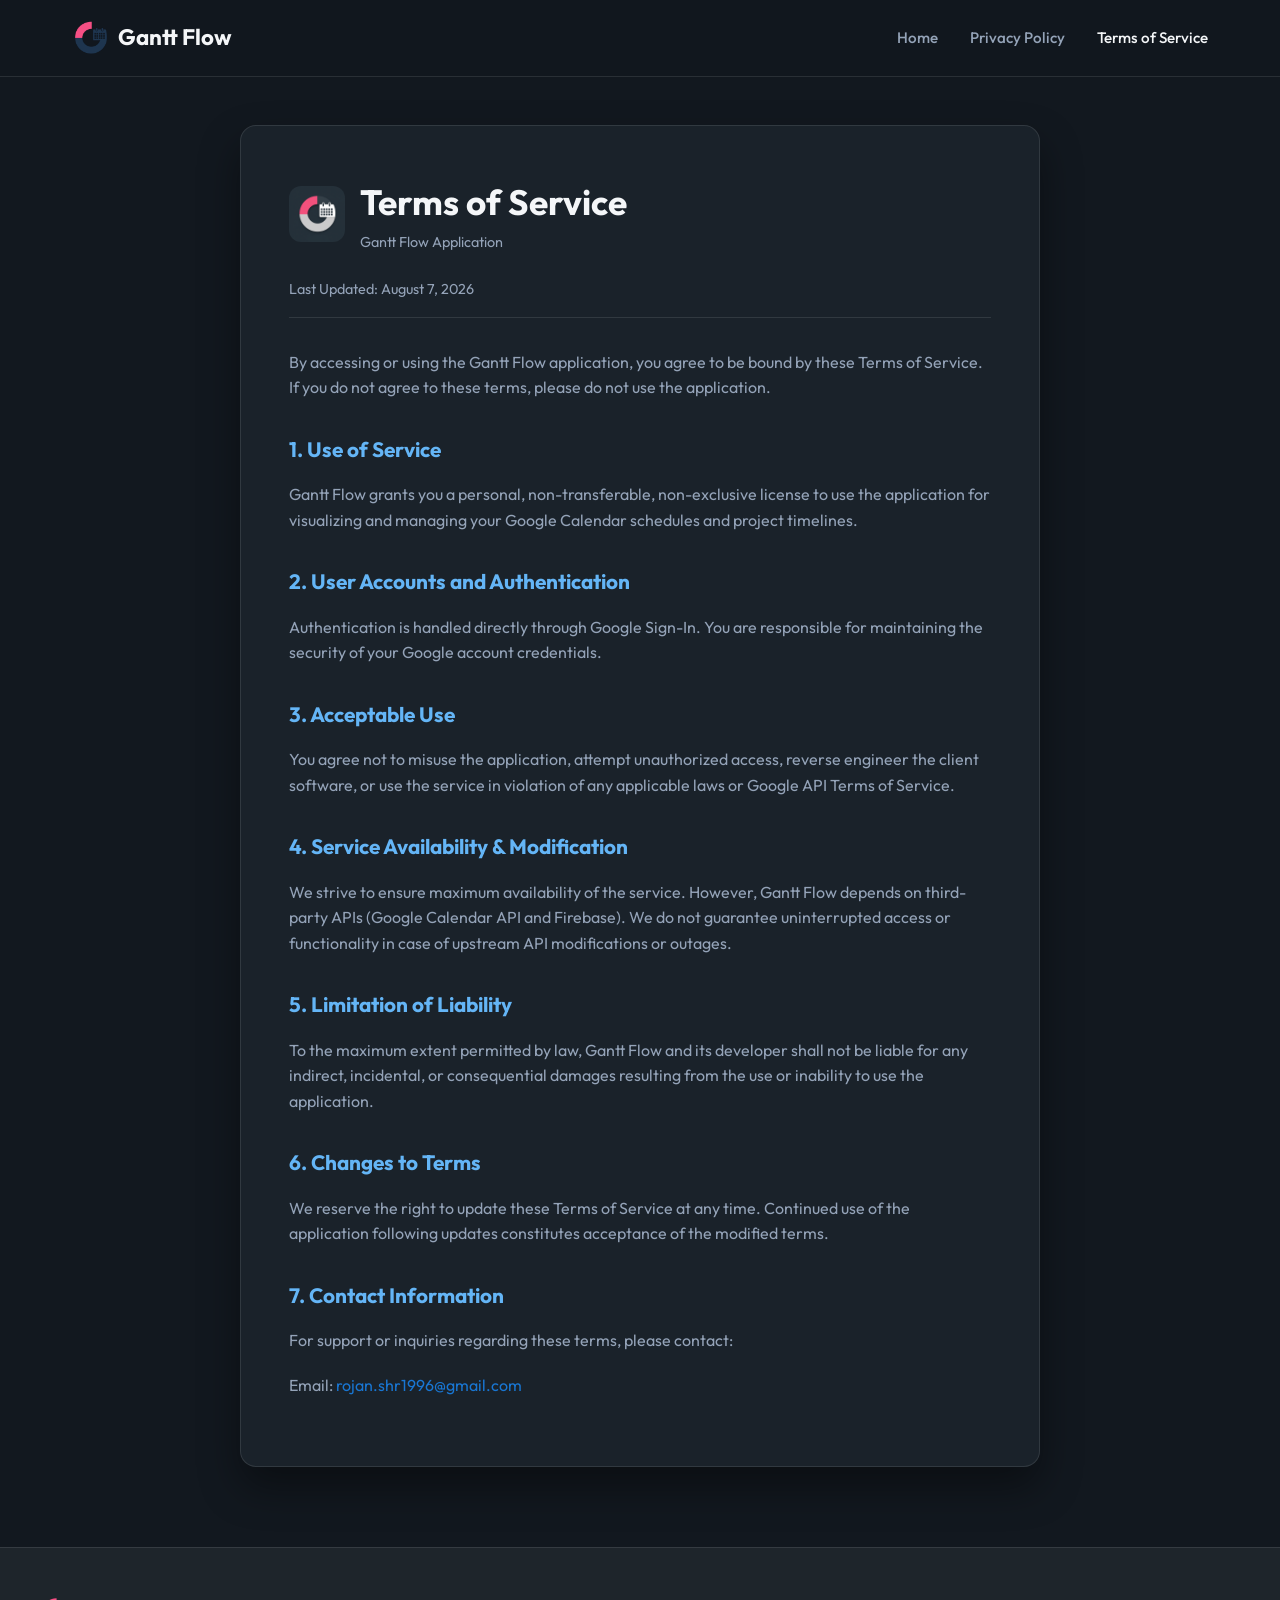
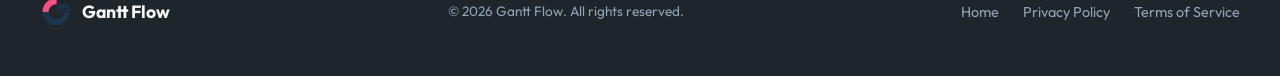
<file: public/terms.html>
<!DOCTYPE html>
<html lang="en">
<head>
  <meta charset="UTF-8">
  <meta name="viewport" content="width=device-width, initial-scale=1.0">
  <title>Terms of Service — Gantt Flow</title>
  <meta name="description" content="Terms of Service for Gantt Flow application usage.">
  <meta name="google-site-verification" content="9vTXYSY_K4XmJjd9Dfdrg7tdnhkeNyMYh7BexcRoHe4" />
  <link rel="icon" type="image/png" href="ganttLogoDark.png">
  <link rel="preconnect" href="https://fonts.googleapis.com">
  <link rel="preconnect" href="https://fonts.gstatic.com" crossorigin>
  <link href="https://fonts.googleapis.com/css2?family=Outfit:wght@400;500;600;700;800&display=swap" rel="stylesheet">
  <link rel="stylesheet" href="styles.css">
</head>
<body>

  <!-- Navigation -->
  <header>
    <div class="nav-container">
      <a href="index.html" class="logo" style="display: flex; align-items: center; gap: 8px;">
        <img src="ganttLogoTrans.png" alt="Gantt Flow Logo" style="height: 38px;">
        <span>Gantt Flow</span>
      </a>
      <ul class="nav-links">
        <li><a href="index.html">Home</a></li>
        <li><a href="privacy.html">Privacy Policy</a></li>
        <li><a href="terms.html" style="color: var(--text-main);">Terms of Service</a></li>
      </ul>
    </div>
  </header>

  <main class="legal-content">
    <div style="display: flex; align-items: center; gap: 15px; margin-bottom: 1.5rem;">
      <img src="ganttLogoDark.png" alt="Gantt Flow Logo" style="width: 56px; height: 56px; border-radius: 12px;">
      <div>
        <h1 style="margin: 0; font-size: 2.2rem;">Terms of Service</h1>
        <p class="date" style="margin: 0; border: none; padding: 0;">Gantt Flow Application</p>
      </div>
    </div>
    <p class="date">Last Updated: August 7, 2026</p>

    <p>By accessing or using the Gantt Flow application, you agree to be bound by these Terms of Service. If you do not agree to these terms, please do not use the application.</p>

    <h2>1. Use of Service</h2>
    <p>Gantt Flow grants you a personal, non-transferable, non-exclusive license to use the application for visualizing and managing your Google Calendar schedules and project timelines.</p>

    <h2>2. User Accounts and Authentication</h2>
    <p>Authentication is handled directly through Google Sign-In. You are responsible for maintaining the security of your Google account credentials.</p>

    <h2>3. Acceptable Use</h2>
    <p>You agree not to misuse the application, attempt unauthorized access, reverse engineer the client software, or use the service in violation of any applicable laws or Google API Terms of Service.</p>

    <h2>4. Service Availability & Modification</h2>
    <p>We strive to ensure maximum availability of the service. However, Gantt Flow depends on third-party APIs (Google Calendar API and Firebase). We do not guarantee uninterrupted access or functionality in case of upstream API modifications or outages.</p>

    <h2>5. Limitation of Liability</h2>
    <p>To the maximum extent permitted by law, Gantt Flow and its developer shall not be liable for any indirect, incidental, or consequential damages resulting from the use or inability to use the application.</p>

    <h2>6. Changes to Terms</h2>
    <p>We reserve the right to update these Terms of Service at any time. Continued use of the application following updates constitutes acceptance of the modified terms.</p>

    <h2>7. Contact Information</h2>
    <p>For support or inquiries regarding these terms, please contact:</p>
    <p>Email: <a href="mailto:rojan.shr1996@gmail.com">rojan.shr1996@gmail.com</a></p>
  </main>

  <footer>
    <div class="footer-container">
      <div style="display: flex; align-items: center; gap: 10px;">
        <img src="ganttLogoTrans.png" alt="Gantt Flow Logo" style="height: 32px;">
        <span style="font-weight: 700; font-size: 1.1rem; color: var(--text-main);">Gantt Flow</span>
      </div>
      <p class="copyright">© 2026 Gantt Flow. All rights reserved.</p>
      <ul class="footer-links">
        <li><a href="index.html">Home</a></li>
        <li><a href="privacy.html">Privacy Policy</a></li>
        <li><a href="terms.html">Terms of Service</a></li>
      </ul>
    </div>
  </footer>

</body>
</html>
</file>
<file: public/styles.css>
/* Gantt Flow Design System & Stylesheet */
:root {
  --primary: #2C363F;
  --primary-dark: #1E252B;
  --accent: #1976D2;
  --accent-hover: #1565C0;
  --accent-light: #E3F2FD;
  --bg-dark: #12181F;
  --bg-card: #1A222A;
  --text-main: #F4F6F8;
  --text-muted: #94A3B8;
  --border-color: rgba(255, 255, 255, 0.1);
  --success: #10B981;
  --warning: #F59E0B;
  --card-shadow: 0 20px 40px rgba(0, 0, 0, 0.4);
}

* {
  box-sizing: border-box;
  margin: 0;
  padding: 0;
}

body {
  font-family: 'Outfit', 'Nunito Sans', -apple-system, BlinkMacSystemFont, 'Segoe UI', Roboto, sans-serif;
  background-color: var(--bg-dark);
  color: var(--text-main);
  line-height: 1.6;
  overflow-x: hidden;
}

a {
  color: var(--accent);
  text-decoration: none;
  transition: color 0.2s ease;
}

a:hover {
  color: #64B5F6;
}

/* Header & Nav */
header {
  position: sticky;
  top: 0;
  z-index: 100;
  background: rgba(18, 24, 31, 0.85);
  backdrop-filter: blur(12px);
  border-bottom: 1px solid var(--border-color);
}

.nav-container {
  max-width: 1200px;
  margin: 0 auto;
  padding: 1.2rem 2rem;
  display: flex;
  justify-content: space-between;
  align-items: center;
}

.logo {
  display: flex;
  align-items: center;
  gap: 0.75rem;
  font-size: 1.4rem;
  font-weight: 700;
  color: var(--text-main);
}

.logo-badge {
  background: linear-gradient(135deg, #1976D2, #388E3C);
  padding: 0.35rem 0.65rem;
  border-radius: 8px;
  font-size: 0.9rem;
  font-weight: 700;
}

.nav-links {
  display: flex;
  gap: 2rem;
  align-items: center;
  list-style: none;
}

.nav-links a {
  color: var(--text-muted);
  font-weight: 500;
  font-size: 0.95rem;
}

.nav-links a:hover {
  color: var(--text-main);
}

.cta-button {
  background: linear-gradient(135deg, var(--accent), #0D47A1);
  color: #fff !important;
  padding: 0.6rem 1.4rem;
  border-radius: 8px;
  font-weight: 600;
  box-shadow: 0 4px 14px rgba(25, 118, 210, 0.35);
  transition: transform 0.2s ease, box-shadow 0.2s ease;
}

.cta-button:hover {
  transform: translateY(-2px);
  box-shadow: 0 6px 20px rgba(25, 118, 210, 0.5);
}

/* Hero Section */
.hero {
  padding: 6rem 2rem 4rem;
  max-width: 1200px;
  margin: 0 auto;
  text-align: center;
}

.hero-tag {
  display: inline-block;
  background: rgba(25, 118, 210, 0.15);
  color: #64B5F6;
  border: 1px solid rgba(25, 118, 210, 0.3);
  padding: 0.4rem 1.2rem;
  border-radius: 30px;
  font-size: 0.85rem;
  font-weight: 600;
  margin-bottom: 1.5rem;
  text-transform: uppercase;
  letter-spacing: 0.05em;
}

.hero h1 {
  font-size: 3.5rem;
  font-weight: 800;
  line-height: 1.15;
  margin-bottom: 1.5rem;
  background: linear-gradient(135deg, #FFFFFF 30%, #94A3B8 100%);
  -webkit-background-clip: text;
  -webkit-text-fill-color: transparent;
}

.hero p {
  font-size: 1.25rem;
  color: var(--text-muted);
  max-width: 720px;
  margin: 0 auto 2.5rem;
}

.hero-actions {
  display: flex;
  gap: 1rem;
  justify-content: center;
  align-items: center;
}

/* Gantt Preview Widget */
.gantt-preview-container {
  max-width: 1000px;
  margin: 3rem auto 0;
  background: var(--bg-card);
  border: 1px solid var(--border-color);
  border-radius: 16px;
  padding: 1.5rem;
  box-shadow: var(--card-shadow);
}

.gantt-header {
  display: flex;
  justify-content: space-between;
  align-items: center;
  padding-bottom: 1rem;
  border-bottom: 1px solid var(--border-color);
  margin-bottom: 1rem;
}

.gantt-controls {
  display: flex;
  gap: 0.5rem;
}

.pill {
  background: rgba(255, 255, 255, 0.05);
  border: 1px solid var(--border-color);
  color: var(--text-muted);
  padding: 0.3rem 0.8rem;
  border-radius: 6px;
  font-size: 0.8rem;
  cursor: pointer;
}

.pill.active {
  background: var(--accent);
  color: #fff;
  border-color: var(--accent);
}

.gantt-grid {
  display: flex;
  flex-direction: column;
  gap: 0.75rem;
}

.gantt-row {
  display: flex;
  align-items: center;
  gap: 1rem;
}

.cal-label {
  width: 130px;
  font-size: 0.85rem;
  font-weight: 600;
  color: var(--text-muted);
  text-align: right;
  white-space: nowrap;
  overflow: hidden;
  text-overflow: ellipsis;
}

.timeline-track {
  flex: 1;
  height: 36px;
  background: rgba(255, 255, 255, 0.03);
  border-radius: 8px;
  position: relative;
  overflow: hidden;
  border: 1px solid rgba(255, 255, 255, 0.05);
}

.bar {
  position: absolute;
  top: 4px;
  bottom: 4px;
  border-radius: 6px;
  display: flex;
  align-items: center;
  padding: 0 0.75rem;
  font-size: 0.75rem;
  font-weight: 600;
  color: white;
  box-shadow: 0 2px 8px rgba(0, 0, 0, 0.3);
}

.bar-blue { background: #1976D2; left: 10%; width: 45%; }
.bar-green { background: #388E3C; left: 35%; width: 50%; }
.bar-orange { background: #F57C00; left: 20%; width: 35%; }
.bar-purple { background: #7B1FA2; left: 60%; width: 30%; }

/* Features Grid */
.section {
  padding: 5rem 2rem;
  max-width: 1200px;
  margin: 0 auto;
}

.section-title {
  text-align: center;
  font-size: 2.2rem;
  font-weight: 700;
  margin-bottom: 1rem;
}

.section-subtitle {
  text-align: center;
  color: var(--text-muted);
  margin-bottom: 3.5rem;
  font-size: 1.1rem;
}

.features-grid {
  display: grid;
  grid-template-columns: repeat(auto-fit, minmax(280px, 1fr));
  gap: 2rem;
}

.feature-card {
  background: var(--bg-card);
  border: 1px solid var(--border-color);
  padding: 2rem;
  border-radius: 14px;
  transition: transform 0.25 ease, border-color 0.25s ease;
}

.feature-card:hover {
  transform: translateY(-5px);
  border-color: rgba(25, 118, 210, 0.4);
}

.feature-icon {
  width: 48px;
  height: 48px;
  background: rgba(25, 118, 210, 0.15);
  color: #64B5F6;
  border-radius: 12px;
  display: flex;
  align-items: center;
  justify-content: center;
  font-size: 1.5rem;
  margin-bottom: 1.25rem;
}

.feature-card h3 {
  font-size: 1.25rem;
  margin-bottom: 0.75rem;
  font-weight: 600;
}

.feature-card p {
  color: var(--text-muted);
  font-size: 0.95rem;
}

/* Legal Page Content */
.legal-content {
  max-width: 800px;
  margin: 3rem auto 5rem;
  background: var(--bg-card);
  border: 1px solid var(--border-color);
  border-radius: 16px;
  padding: 3rem;
  box-shadow: var(--card-shadow);
}

.legal-content h1 {
  font-size: 2.2rem;
  margin-bottom: 0.5rem;
}

.legal-content .date {
  color: var(--text-muted);
  font-size: 0.9rem;
  margin-bottom: 2rem;
  padding-bottom: 1rem;
  border-bottom: 1px solid var(--border-color);
}

.legal-content h2 {
  font-size: 1.3rem;
  margin: 2rem 0 1rem;
  color: #64B5F6;
}

.legal-content p, .legal-content ul {
  color: var(--text-muted);
  margin-bottom: 1.2rem;
  font-size: 1rem;
}

.legal-content ul {
  padding-left: 1.5rem;
}

.legal-content li {
  margin-bottom: 0.5rem;
}

/* Footer */
footer {
  border-top: 1px solid var(--border-color);
  padding: 3rem 2rem;
  background: var(--primary-dark);
}

.footer-container {
  max-width: 1200px;
  margin: 0 auto;
  display: flex;
  flex-wrap: wrap;
  justify-content: space-between;
  align-items: center;
  gap: 1.5rem;
}

.footer-links {
  display: flex;
  gap: 1.5rem;
  list-style: none;
}

.footer-links a {
  color: var(--text-muted);
  font-size: 0.9rem;
}

.footer-links a:hover {
  color: var(--text-main);
}

.copyright {
  color: var(--text-muted);
  font-size: 0.85rem;
}
</file>
